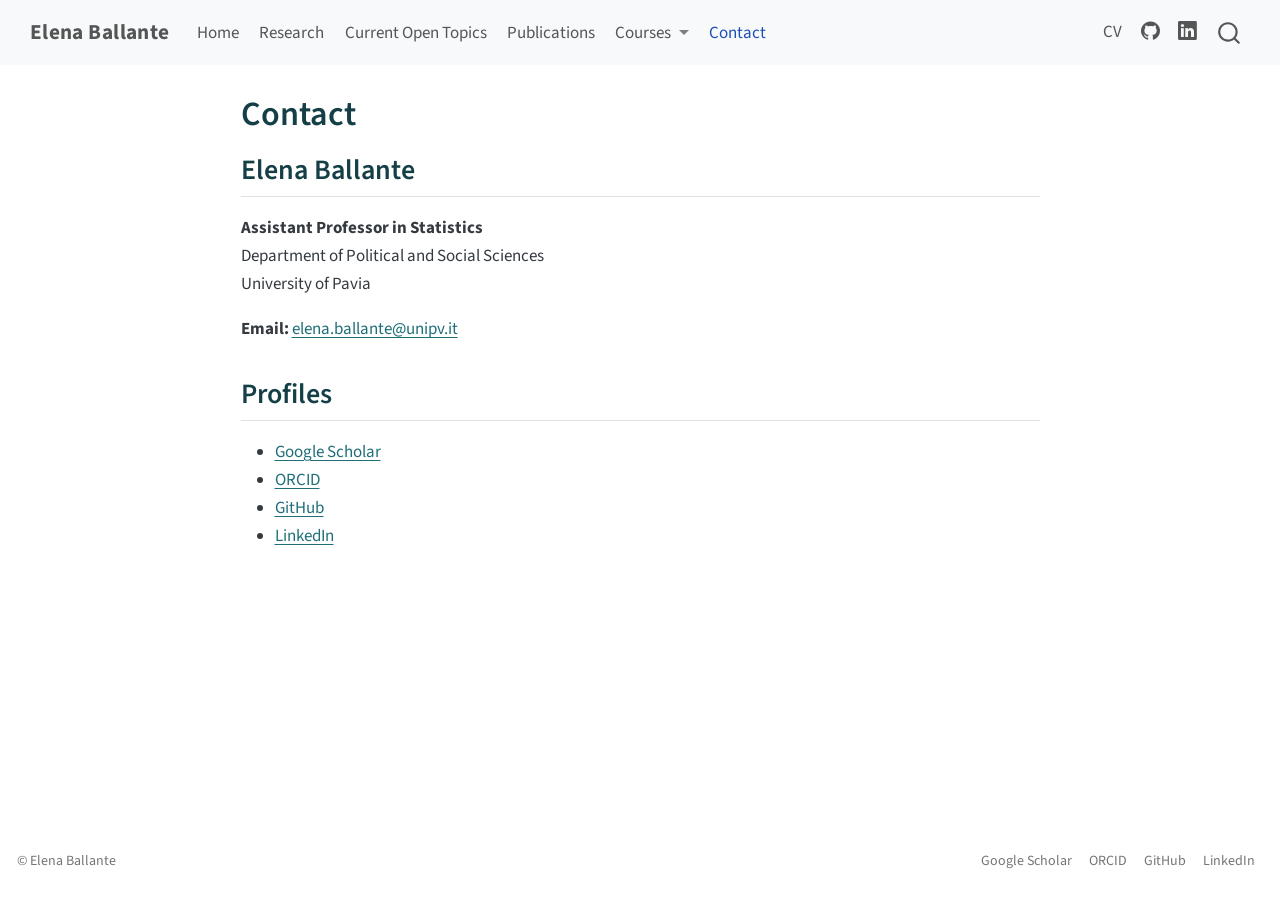
<file: docs/contact.html>
<!DOCTYPE html>
<html xmlns="http://www.w3.org/1999/xhtml" lang="en" xml:lang="en"><head>

<meta charset="utf-8">
<meta name="generator" content="quarto-1.9.38">

<meta name="viewport" content="width=device-width, initial-scale=1.0, user-scalable=yes">


<title>Contact – Elena Ballante</title>
<style>
/* Default styles provided by pandoc.
** See https://pandoc.org/MANUAL.html#variables-for-html for config info.
*/
code{white-space: pre-wrap;}
span.smallcaps{font-variant: small-caps;}
div.columns{display: flex; gap: min(4vw, 1.5em);}
div.column{flex: auto; overflow-x: auto;}
div.hanging-indent{margin-left: 1.5em; text-indent: -1.5em;}
ul.task-list{list-style: none;}
ul.task-list li input[type="checkbox"] {
  width: 0.8em;
  margin: 0 0.8em 0.2em -1em; /* quarto-specific, see https://github.com/quarto-dev/quarto-cli/issues/4556 */ 
  vertical-align: middle;
}
</style>


<script src="site_libs/quarto-nav/quarto-nav.js"></script>
<script src="site_libs/clipboard/clipboard.min.js"></script>
<script src="site_libs/quarto-search/autocomplete.umd.js"></script>
<script src="site_libs/quarto-search/fuse.min.js"></script>
<script src="site_libs/quarto-search/quarto-search.js"></script>
<meta name="quarto:offset" content="./">
<script src="site_libs/quarto-html/quarto.js" type="module"></script>
<script src="site_libs/quarto-html/tabsets/tabsets.js" type="module"></script>
<script src="site_libs/quarto-html/popper.min.js"></script>
<script src="site_libs/quarto-html/tippy.umd.min.js"></script>
<script src="site_libs/quarto-html/anchor.min.js"></script>
<link href="site_libs/quarto-html/tippy.css" rel="stylesheet">
<link href="site_libs/quarto-html/quarto-syntax-highlighting-15634bcf2e68342d4ad2dfa704d543f6.css" rel="stylesheet" id="quarto-text-highlighting-styles">
<script src="site_libs/bootstrap/bootstrap.min.js"></script>
<link href="site_libs/bootstrap/bootstrap-icons.css" rel="stylesheet">
<link href="site_libs/bootstrap/bootstrap-a0f9fd0d421825b736dc1bbcbcba2219.min.css" rel="stylesheet" append-hash="true" id="quarto-bootstrap" data-mode="light">
<script id="quarto-search-options" type="application/json">{
  "location": "navbar",
  "copy-button": false,
  "collapse-after": 3,
  "panel-placement": "end",
  "type": "overlay",
  "limit": 50,
  "keyboard-shortcut": [
    "f",
    "/",
    "s"
  ],
  "show-item-context": false,
  "language": {
    "search-no-results-text": "No results",
    "search-matching-documents-text": "matching documents",
    "search-copy-link-title": "Copy link to search",
    "search-hide-matches-text": "Hide additional matches",
    "search-more-match-text": "more match in this document",
    "search-more-matches-text": "more matches in this document",
    "search-clear-button-title": "Clear",
    "search-text-placeholder": "",
    "search-detached-cancel-button-title": "Cancel",
    "search-submit-button-title": "Submit",
    "search-label": "Search"
  }
}</script>


<link rel="stylesheet" href="styles.css">
</head>

<body class="nav-fixed fullcontent quarto-light">

<div id="quarto-search-results"></div>
  <header id="quarto-header" class="headroom fixed-top">
    <nav class="navbar navbar-expand-lg " data-bs-theme="dark">
      <div class="navbar-container container-fluid">
      <div class="navbar-brand-container mx-auto">
    <a class="navbar-brand" href="./index.html">
    <span class="navbar-title">Elena Ballante</span>
    </a>
  </div>
            <div id="quarto-search" class="" title="Search"></div>
          <button class="navbar-toggler" type="button" data-bs-toggle="collapse" data-bs-target="#navbarCollapse" aria-controls="navbarCollapse" role="menu" aria-expanded="false" aria-label="Toggle navigation" onclick="if (window.quartoToggleHeadroom) { window.quartoToggleHeadroom(); }">
  <span class="navbar-toggler-icon"></span>
</button>
          <div class="collapse navbar-collapse" id="navbarCollapse">
            <ul class="navbar-nav navbar-nav-scroll me-auto">
  <li class="nav-item">
    <a class="nav-link" href="./index.html"> 
<span class="menu-text">Home</span></a>
  </li>  
  <li class="nav-item">
    <a class="nav-link" href="./research.html"> 
<span class="menu-text">Research</span></a>
  </li>  
  <li class="nav-item">
    <a class="nav-link" href="./open-topics.html"> 
<span class="menu-text">Current Open Topics</span></a>
  </li>  
  <li class="nav-item">
    <a class="nav-link" href="./publications.html"> 
<span class="menu-text">Publications</span></a>
  </li>  
  <li class="nav-item dropdown ">
    <a class="nav-link dropdown-toggle" href="#" id="nav-menu-courses" role="link" data-bs-toggle="dropdown" aria-expanded="false">
 <span class="menu-text">Courses</span>
    </a>
    <ul class="dropdown-menu" aria-labelledby="nav-menu-courses">    
        <li>
    <a class="dropdown-item" href="./courses/data-driven-social-sciences.html">
 <span class="dropdown-text">Data Driven Approach for Social Sciences</span></a>
  </li>  
        <li>
    <a class="dropdown-item" href="./courses/methodological-computational-data-science.html">
 <span class="dropdown-text">Methodological and Computational Approaches in Data Science</span></a>
  </li>  
    </ul>
  </li>
  <li class="nav-item">
    <a class="nav-link active" href="./contact.html" aria-current="page"> 
<span class="menu-text">Contact</span></a>
  </li>  
</ul>
            <ul class="navbar-nav navbar-nav-scroll ms-auto">
  <li class="nav-item">
    <a class="nav-link" href="./cv/CV_Elena_Ballante.pdf"> 
<span class="menu-text">CV</span></a>
  </li>  
  <li class="nav-item compact">
    <a class="nav-link" href="https://github.com/eballante"> <i class="bi bi-github" role="img" aria-label="GitHub">
</i> 
<span class="menu-text"></span></a>
  </li>  
  <li class="nav-item compact">
    <a class="nav-link" href="https://www.linkedin.com/in/elena-ballante-1b3bb8102/"> <i class="bi bi-linkedin" role="img" aria-label="LinkedIn">
</i> 
<span class="menu-text"></span></a>
  </li>  
</ul>
          </div> <!-- /navcollapse -->
            <div class="quarto-navbar-tools">
</div>
      </div> <!-- /container-fluid -->
    </nav>
</header>
<!-- content -->
<div id="quarto-content" class="quarto-container page-columns page-rows-contents page-layout-article page-navbar">
<!-- sidebar -->
<!-- margin-sidebar -->
    
<!-- main -->
<main class="content" id="quarto-document-content">

<header id="title-block-header" class="quarto-title-block default">
<div class="quarto-title">
<h1 class="title">Contact</h1>
</div>



<div class="quarto-title-meta">

    
  
    
  </div>
  


</header>


<section id="elena-ballante" class="level2">
<h2 class="anchored" data-anchor-id="elena-ballante">Elena Ballante</h2>
<p><strong>Assistant Professor in Statistics</strong><br>
Department of Political and Social Sciences<br>
University of Pavia</p>
<p><strong>Email:</strong> <a href="mailto:elena.ballante@unipv.it">elena.ballante@unipv.it</a></p>
</section>
<section id="profiles" class="level2">
<h2 class="anchored" data-anchor-id="profiles">Profiles</h2>
<ul>
<li><a href="https://scholar.google.com/citations?hl=it&amp;user=ylN4I_AAAAAJ">Google Scholar</a></li>
<li><a href="https://orcid.org/0000-0003-3217-8930">ORCID</a></li>
<li><a href="https://github.com/eballante">GitHub</a></li>
<li><a href="https://www.linkedin.com/in/elena-ballante-1b3bb8102/">LinkedIn</a></li>
</ul>


</section>

</main> <!-- /main -->
<script id="quarto-html-after-body" type="application/javascript">
  window.document.addEventListener("DOMContentLoaded", function (event) {
    const icon = "";
    const anchorJS = new window.AnchorJS();
    anchorJS.options = {
      placement: 'right',
      icon: icon
    };
    anchorJS.add('.anchored');
    const isCodeAnnotation = (el) => {
      for (const clz of el.classList) {
        if (clz.startsWith('code-annotation-')) {                     
          return true;
        }
      }
      return false;
    }
    const onCopySuccess = function(e) {
      // button target
      const button = e.trigger;
      // don't keep focus
      button.blur();
      // flash "checked"
      button.classList.add('code-copy-button-checked');
      var currentTitle = button.getAttribute("title");
      button.setAttribute("title", "Copied!");
      let tooltip;
      if (window.bootstrap) {
        button.setAttribute("data-bs-toggle", "tooltip");
        button.setAttribute("data-bs-placement", "left");
        button.setAttribute("data-bs-title", "Copied!");
        tooltip = new bootstrap.Tooltip(button, 
          { trigger: "manual", 
            customClass: "code-copy-button-tooltip",
            offset: [0, -8]});
        tooltip.show();    
      }
      setTimeout(function() {
        if (tooltip) {
          tooltip.hide();
          button.removeAttribute("data-bs-title");
          button.removeAttribute("data-bs-toggle");
          button.removeAttribute("data-bs-placement");
        }
        button.setAttribute("title", currentTitle);
        button.classList.remove('code-copy-button-checked');
      }, 1000);
      // clear code selection
      e.clearSelection();
    }
    const getTextToCopy = function(trigger) {
      const outerScaffold = trigger.parentElement.cloneNode(true);
      const codeEl = outerScaffold.querySelector('code');
      for (const childEl of codeEl.children) {
        if (isCodeAnnotation(childEl)) {
          childEl.remove();
        }
      }
      return codeEl.innerText;
    }
    const clipboard = new window.ClipboardJS('.code-copy-button:not([data-in-quarto-modal])', {
      text: getTextToCopy
    });
    clipboard.on('success', onCopySuccess);
    if (window.document.getElementById('quarto-embedded-source-code-modal')) {
      const clipboardModal = new window.ClipboardJS('.code-copy-button[data-in-quarto-modal]', {
        text: getTextToCopy,
        container: window.document.getElementById('quarto-embedded-source-code-modal')
      });
      clipboardModal.on('success', onCopySuccess);
    }
      var localhostRegex = new RegExp(/^(?:http|https):\/\/localhost\:?[0-9]*\//);
      var mailtoRegex = new RegExp(/^mailto:/);
        var filterRegex = new RegExp("https:\/\/eballante\.github\.io");
      var isInternal = (href) => {
          return filterRegex.test(href) || localhostRegex.test(href) || mailtoRegex.test(href);
      }
      // Inspect non-navigation links and adorn them if external
     var links = window.document.querySelectorAll('a[href]:not(.nav-link):not(.navbar-brand):not(.toc-action):not(.sidebar-link):not(.sidebar-item-toggle):not(.pagination-link):not(.no-external):not([aria-hidden]):not(.dropdown-item):not(.quarto-navigation-tool):not(.about-link)');
      for (var i=0; i<links.length; i++) {
        const link = links[i];
        if (!isInternal(link.href)) {
          // undo the damage that might have been done by quarto-nav.js in the case of
          // links that we want to consider external
          if (link.dataset.originalHref !== undefined) {
            link.href = link.dataset.originalHref;
          }
            // target, if specified
            link.setAttribute("target", "_blank");
            if (link.getAttribute("rel") === null) {
              link.setAttribute("rel", "noopener");
            }
        }
      }
    function tippyHover(el, contentFn, onTriggerFn, onUntriggerFn) {
      const config = {
        allowHTML: true,
        maxWidth: 500,
        delay: 100,
        arrow: false,
        appendTo: function(el) {
            return el.parentElement;
        },
        interactive: true,
        interactiveBorder: 10,
        theme: 'quarto',
        placement: 'bottom-start',
      };
      if (contentFn) {
        config.content = contentFn;
      }
      if (onTriggerFn) {
        config.onTrigger = onTriggerFn;
      }
      if (onUntriggerFn) {
        config.onUntrigger = onUntriggerFn;
      }
      window.tippy(el, config); 
    }
    const noterefs = window.document.querySelectorAll('a[role="doc-noteref"]');
    for (var i=0; i<noterefs.length; i++) {
      const ref = noterefs[i];
      tippyHover(ref, function() {
        // use id or data attribute instead here
        let href = ref.getAttribute('data-footnote-href') || ref.getAttribute('href');
        try { href = new URL(href).hash; } catch {}
        const id = href.replace(/^#\/?/, "");
        const note = window.document.getElementById(id);
        if (note) {
          return note.innerHTML;
        } else {
          return "";
        }
      });
    }
    const xrefs = window.document.querySelectorAll('a.quarto-xref');
    const processXRef = (id, note) => {
      // Strip column container classes
      const stripColumnClz = (el) => {
        el.classList.remove("page-full", "page-columns");
        if (el.children) {
          for (const child of el.children) {
            stripColumnClz(child);
          }
        }
      }
      stripColumnClz(note)
      if (id === null || id.startsWith('sec-')) {
        // Special case sections, only their first couple elements
        const container = document.createElement("div");
        if (note.children && note.children.length > 2) {
          container.appendChild(note.children[0].cloneNode(true));
          for (let i = 1; i < note.children.length; i++) {
            const child = note.children[i];
            if (child.tagName === "P" && child.innerText === "") {
              continue;
            } else {
              container.appendChild(child.cloneNode(true));
              break;
            }
          }
          if (window.Quarto?.typesetMath) {
            window.Quarto.typesetMath(container);
          }
          return container.innerHTML
        } else {
          if (window.Quarto?.typesetMath) {
            window.Quarto.typesetMath(note);
          }
          return note.innerHTML;
        }
      } else {
        // Remove any anchor links if they are present
        const anchorLink = note.querySelector('a.anchorjs-link');
        if (anchorLink) {
          anchorLink.remove();
        }
        if (window.Quarto?.typesetMath) {
          window.Quarto.typesetMath(note);
        }
        if (note.classList.contains("callout")) {
          return note.outerHTML;
        } else {
          return note.innerHTML;
        }
      }
    }
    for (var i=0; i<xrefs.length; i++) {
      const xref = xrefs[i];
      tippyHover(xref, undefined, function(instance) {
        instance.disable();
        let url = xref.getAttribute('href');
        let hash = undefined; 
        if (url.startsWith('#')) {
          hash = url;
        } else {
          try { hash = new URL(url).hash; } catch {}
        }
        if (hash) {
          const id = hash.replace(/^#\/?/, "");
          const note = window.document.getElementById(id);
          if (note !== null) {
            try {
              const html = processXRef(id, note.cloneNode(true));
              instance.setContent(html);
            } finally {
              instance.enable();
              instance.show();
            }
          } else {
            // See if we can fetch this
            fetch(url.split('#')[0])
            .then(res => res.text())
            .then(html => {
              const parser = new DOMParser();
              const htmlDoc = parser.parseFromString(html, "text/html");
              const note = htmlDoc.getElementById(id);
              if (note !== null) {
                const html = processXRef(id, note);
                instance.setContent(html);
              } 
            }).finally(() => {
              instance.enable();
              instance.show();
            });
          }
        } else {
          // See if we can fetch a full url (with no hash to target)
          // This is a special case and we should probably do some content thinning / targeting
          fetch(url)
          .then(res => res.text())
          .then(html => {
            const parser = new DOMParser();
            const htmlDoc = parser.parseFromString(html, "text/html");
            const note = htmlDoc.querySelector('main.content');
            if (note !== null) {
              // This should only happen for chapter cross references
              // (since there is no id in the URL)
              // remove the first header
              if (note.children.length > 0 && note.children[0].tagName === "HEADER") {
                note.children[0].remove();
              }
              const html = processXRef(null, note);
              instance.setContent(html);
            } 
          }).finally(() => {
            instance.enable();
            instance.show();
          });
        }
      }, function(instance) {
      });
    }
        let selectedAnnoteEl;
        const selectorForAnnotation = ( cell, annotation) => {
          let cellAttr = 'data-code-cell="' + cell + '"';
          let lineAttr = 'data-code-annotation="' +  annotation + '"';
          const selector = 'span[' + cellAttr + '][' + lineAttr + ']';
          return selector;
        }
        const selectCodeLines = (annoteEl) => {
          const doc = window.document;
          const targetCell = annoteEl.getAttribute("data-target-cell");
          const targetAnnotation = annoteEl.getAttribute("data-target-annotation");
          const annoteSpan = window.document.querySelector(selectorForAnnotation(targetCell, targetAnnotation));
          const lines = annoteSpan.getAttribute("data-code-lines").split(",");
          const lineIds = lines.map((line) => {
            return targetCell + "-" + line;
          })
          let top = null;
          let height = null;
          let parent = null;
          if (lineIds.length > 0) {
              //compute the position of the single el (top and bottom and make a div)
              const el = window.document.getElementById(lineIds[0]);
              top = el.offsetTop;
              height = el.offsetHeight;
              parent = el.parentElement.parentElement;
            if (lineIds.length > 1) {
              const lastEl = window.document.getElementById(lineIds[lineIds.length - 1]);
              const bottom = lastEl.offsetTop + lastEl.offsetHeight;
              height = bottom - top;
            }
            if (top !== null && height !== null && parent !== null) {
              // cook up a div (if necessary) and position it 
              let div = window.document.getElementById("code-annotation-line-highlight");
              if (div === null) {
                div = window.document.createElement("div");
                div.setAttribute("id", "code-annotation-line-highlight");
                div.style.position = 'absolute';
                parent.appendChild(div);
              }
              div.style.top = top - 2 + "px";
              div.style.height = height + 4 + "px";
              div.style.left = 0;
              let gutterDiv = window.document.getElementById("code-annotation-line-highlight-gutter");
              if (gutterDiv === null) {
                gutterDiv = window.document.createElement("div");
                gutterDiv.setAttribute("id", "code-annotation-line-highlight-gutter");
                gutterDiv.style.position = 'absolute';
                const codeCell = window.document.getElementById(targetCell);
                const gutter = codeCell.querySelector('.code-annotation-gutter');
                gutter.appendChild(gutterDiv);
              }
              gutterDiv.style.top = top - 2 + "px";
              gutterDiv.style.height = height + 4 + "px";
            }
            selectedAnnoteEl = annoteEl;
          }
        };
        const unselectCodeLines = () => {
          const elementsIds = ["code-annotation-line-highlight", "code-annotation-line-highlight-gutter"];
          elementsIds.forEach((elId) => {
            const div = window.document.getElementById(elId);
            if (div) {
              div.remove();
            }
          });
          selectedAnnoteEl = undefined;
        };
          // Handle positioning of the toggle
      window.addEventListener(
        "resize",
        throttle(() => {
          elRect = undefined;
          if (selectedAnnoteEl) {
            selectCodeLines(selectedAnnoteEl);
          }
        }, 10)
      );
      function throttle(fn, ms) {
      let throttle = false;
      let timer;
        return (...args) => {
          if(!throttle) { // first call gets through
              fn.apply(this, args);
              throttle = true;
          } else { // all the others get throttled
              if(timer) clearTimeout(timer); // cancel #2
              timer = setTimeout(() => {
                fn.apply(this, args);
                timer = throttle = false;
              }, ms);
          }
        };
      }
        // Attach click handler to the DT
        const annoteDls = window.document.querySelectorAll('dt[data-target-cell]');
        for (const annoteDlNode of annoteDls) {
          annoteDlNode.addEventListener('click', (event) => {
            const clickedEl = event.target;
            if (clickedEl !== selectedAnnoteEl) {
              unselectCodeLines();
              const activeEl = window.document.querySelector('dt[data-target-cell].code-annotation-active');
              if (activeEl) {
                activeEl.classList.remove('code-annotation-active');
              }
              selectCodeLines(clickedEl);
              clickedEl.classList.add('code-annotation-active');
            } else {
              // Unselect the line
              unselectCodeLines();
              clickedEl.classList.remove('code-annotation-active');
            }
          });
        }
    const findCites = (el) => {
      const parentEl = el.parentElement;
      if (parentEl) {
        const cites = parentEl.dataset.cites;
        if (cites) {
          return {
            el,
            cites: cites.split(' ')
          };
        } else {
          return findCites(el.parentElement)
        }
      } else {
        return undefined;
      }
    };
    var bibliorefs = window.document.querySelectorAll('a[role="doc-biblioref"]');
    for (var i=0; i<bibliorefs.length; i++) {
      const ref = bibliorefs[i];
      const citeInfo = findCites(ref);
      if (citeInfo) {
        tippyHover(citeInfo.el, function() {
          var popup = window.document.createElement('div');
          citeInfo.cites.forEach(function(cite) {
            var citeDiv = window.document.createElement('div');
            citeDiv.classList.add('hanging-indent');
            citeDiv.classList.add('csl-entry');
            var biblioDiv = window.document.getElementById('ref-' + cite);
            if (biblioDiv) {
              citeDiv.innerHTML = biblioDiv.innerHTML;
            }
            popup.appendChild(citeDiv);
          });
          return popup.innerHTML;
        });
      }
    }
  });
  </script>
</div> <!-- /content -->
<footer class="footer">
  <div class="nav-footer">
    <div class="nav-footer-left">
<p>© Elena Ballante</p>
</div>   
    <div class="nav-footer-center">
      &nbsp;
    </div>
    <div class="nav-footer-right">
      <ul class="footer-items list-unstyled">
    <li class="nav-item">
    <a class="nav-link" href="https://scholar.google.com/citations?hl=it&amp;user=ylN4I_AAAAAJ">
<p>Google Scholar</p>
</a>
  </li>  
    <li class="nav-item">
    <a class="nav-link" href="https://orcid.org/0000-0003-3217-8930">
<p>ORCID</p>
</a>
  </li>  
    <li class="nav-item">
    <a class="nav-link" href="https://github.com/eballante">
<p>GitHub</p>
</a>
  </li>  
    <li class="nav-item">
    <a class="nav-link" href="https://www.linkedin.com/in/elena-ballante-1b3bb8102/">
<p>LinkedIn</p>
</a>
  </li>  
</ul>
    </div>
  </div>
</footer>




</body></html>
</file>
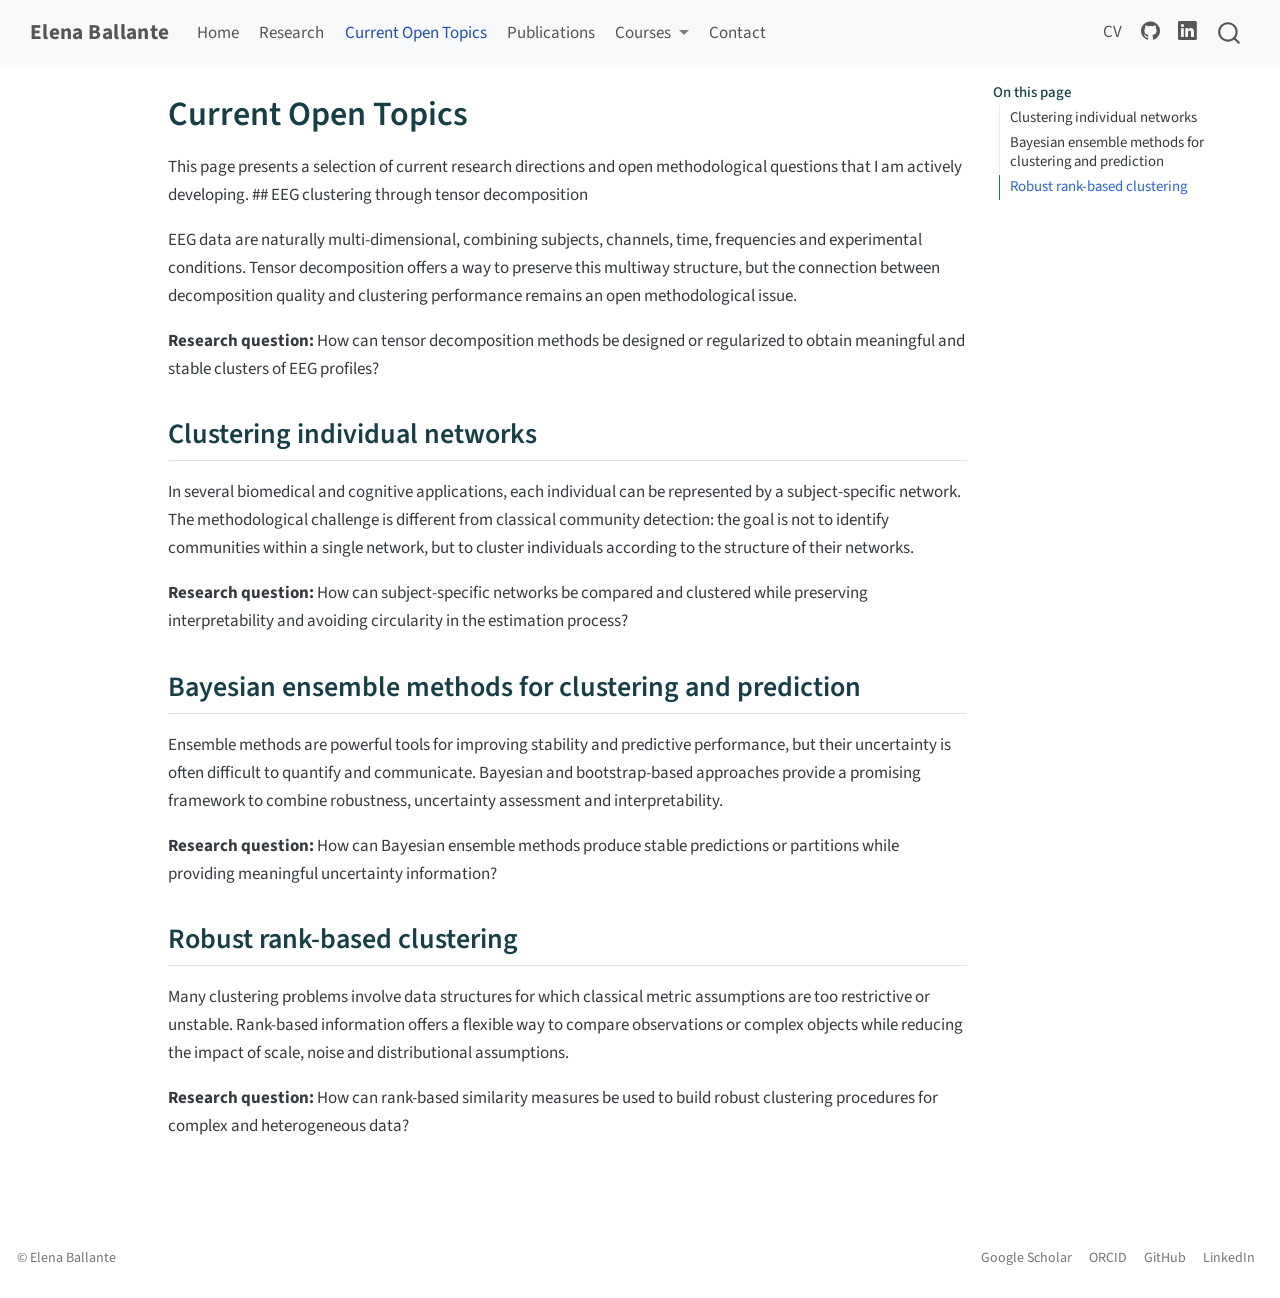
<file: docs/open-topics.html>
<!DOCTYPE html>
<html xmlns="http://www.w3.org/1999/xhtml" lang="en" xml:lang="en"><head>

<meta charset="utf-8">
<meta name="generator" content="quarto-1.9.38">

<meta name="viewport" content="width=device-width, initial-scale=1.0, user-scalable=yes">


<title>Current Open Topics – Elena Ballante</title>
<style>
/* Default styles provided by pandoc.
** See https://pandoc.org/MANUAL.html#variables-for-html for config info.
*/
code{white-space: pre-wrap;}
span.smallcaps{font-variant: small-caps;}
div.columns{display: flex; gap: min(4vw, 1.5em);}
div.column{flex: auto; overflow-x: auto;}
div.hanging-indent{margin-left: 1.5em; text-indent: -1.5em;}
ul.task-list{list-style: none;}
ul.task-list li input[type="checkbox"] {
  width: 0.8em;
  margin: 0 0.8em 0.2em -1em; /* quarto-specific, see https://github.com/quarto-dev/quarto-cli/issues/4556 */ 
  vertical-align: middle;
}
</style>


<script src="site_libs/quarto-nav/quarto-nav.js"></script>
<script src="site_libs/clipboard/clipboard.min.js"></script>
<script src="site_libs/quarto-search/autocomplete.umd.js"></script>
<script src="site_libs/quarto-search/fuse.min.js"></script>
<script src="site_libs/quarto-search/quarto-search.js"></script>
<meta name="quarto:offset" content="./">
<script src="site_libs/quarto-html/quarto.js" type="module"></script>
<script src="site_libs/quarto-html/tabsets/tabsets.js" type="module"></script>
<script src="site_libs/quarto-html/popper.min.js"></script>
<script src="site_libs/quarto-html/tippy.umd.min.js"></script>
<script src="site_libs/quarto-html/anchor.min.js"></script>
<link href="site_libs/quarto-html/tippy.css" rel="stylesheet">
<link href="site_libs/quarto-html/quarto-syntax-highlighting-15634bcf2e68342d4ad2dfa704d543f6.css" rel="stylesheet" id="quarto-text-highlighting-styles">
<script src="site_libs/bootstrap/bootstrap.min.js"></script>
<link href="site_libs/bootstrap/bootstrap-icons.css" rel="stylesheet">
<link href="site_libs/bootstrap/bootstrap-a0f9fd0d421825b736dc1bbcbcba2219.min.css" rel="stylesheet" append-hash="true" id="quarto-bootstrap" data-mode="light">
<script id="quarto-search-options" type="application/json">{
  "location": "navbar",
  "copy-button": false,
  "collapse-after": 3,
  "panel-placement": "end",
  "type": "overlay",
  "limit": 50,
  "keyboard-shortcut": [
    "f",
    "/",
    "s"
  ],
  "show-item-context": false,
  "language": {
    "search-no-results-text": "No results",
    "search-matching-documents-text": "matching documents",
    "search-copy-link-title": "Copy link to search",
    "search-hide-matches-text": "Hide additional matches",
    "search-more-match-text": "more match in this document",
    "search-more-matches-text": "more matches in this document",
    "search-clear-button-title": "Clear",
    "search-text-placeholder": "",
    "search-detached-cancel-button-title": "Cancel",
    "search-submit-button-title": "Submit",
    "search-label": "Search"
  }
}</script>


<link rel="stylesheet" href="styles.css">
</head>

<body class="nav-fixed quarto-light">

<div id="quarto-search-results"></div>
  <header id="quarto-header" class="headroom fixed-top">
    <nav class="navbar navbar-expand-lg " data-bs-theme="dark">
      <div class="navbar-container container-fluid">
      <div class="navbar-brand-container mx-auto">
    <a class="navbar-brand" href="./index.html">
    <span class="navbar-title">Elena Ballante</span>
    </a>
  </div>
            <div id="quarto-search" class="" title="Search"></div>
          <button class="navbar-toggler" type="button" data-bs-toggle="collapse" data-bs-target="#navbarCollapse" aria-controls="navbarCollapse" role="menu" aria-expanded="false" aria-label="Toggle navigation" onclick="if (window.quartoToggleHeadroom) { window.quartoToggleHeadroom(); }">
  <span class="navbar-toggler-icon"></span>
</button>
          <div class="collapse navbar-collapse" id="navbarCollapse">
            <ul class="navbar-nav navbar-nav-scroll me-auto">
  <li class="nav-item">
    <a class="nav-link" href="./index.html"> 
<span class="menu-text">Home</span></a>
  </li>  
  <li class="nav-item">
    <a class="nav-link" href="./research.html"> 
<span class="menu-text">Research</span></a>
  </li>  
  <li class="nav-item">
    <a class="nav-link active" href="./open-topics.html" aria-current="page"> 
<span class="menu-text">Current Open Topics</span></a>
  </li>  
  <li class="nav-item">
    <a class="nav-link" href="./publications.html"> 
<span class="menu-text">Publications</span></a>
  </li>  
  <li class="nav-item dropdown ">
    <a class="nav-link dropdown-toggle" href="#" id="nav-menu-courses" role="link" data-bs-toggle="dropdown" aria-expanded="false">
 <span class="menu-text">Courses</span>
    </a>
    <ul class="dropdown-menu" aria-labelledby="nav-menu-courses">    
        <li>
    <a class="dropdown-item" href="./courses/data-driven-social-sciences.html">
 <span class="dropdown-text">Data Driven Approach for Social Sciences</span></a>
  </li>  
        <li>
    <a class="dropdown-item" href="./courses/methodological-computational-data-science.html">
 <span class="dropdown-text">Methodological and Computational Approaches in Data Science</span></a>
  </li>  
    </ul>
  </li>
  <li class="nav-item">
    <a class="nav-link" href="./contact.html"> 
<span class="menu-text">Contact</span></a>
  </li>  
</ul>
            <ul class="navbar-nav navbar-nav-scroll ms-auto">
  <li class="nav-item">
    <a class="nav-link" href="./cv/CV_Elena_Ballante.pdf"> 
<span class="menu-text">CV</span></a>
  </li>  
  <li class="nav-item compact">
    <a class="nav-link" href="https://github.com/eballante"> <i class="bi bi-github" role="img" aria-label="GitHub">
</i> 
<span class="menu-text"></span></a>
  </li>  
  <li class="nav-item compact">
    <a class="nav-link" href="https://www.linkedin.com/in/elena-ballante-1b3bb8102/"> <i class="bi bi-linkedin" role="img" aria-label="LinkedIn">
</i> 
<span class="menu-text"></span></a>
  </li>  
</ul>
          </div> <!-- /navcollapse -->
            <div class="quarto-navbar-tools">
</div>
      </div> <!-- /container-fluid -->
    </nav>
</header>
<!-- content -->
<div id="quarto-content" class="quarto-container page-columns page-rows-contents page-layout-article page-navbar">
<!-- sidebar -->
<!-- margin-sidebar -->
    <div id="quarto-margin-sidebar" class="sidebar margin-sidebar">
        <nav id="TOC" role="doc-toc" class="toc-active">
    <h2 id="toc-title">On this page</h2>
   
  <ul>
  <li><a href="#clustering-individual-networks" id="toc-clustering-individual-networks" class="nav-link active" data-scroll-target="#clustering-individual-networks">Clustering individual networks</a></li>
  <li><a href="#bayesian-ensemble-methods-for-clustering-and-prediction" id="toc-bayesian-ensemble-methods-for-clustering-and-prediction" class="nav-link" data-scroll-target="#bayesian-ensemble-methods-for-clustering-and-prediction">Bayesian ensemble methods for clustering and prediction</a></li>
  <li><a href="#robust-rank-based-clustering" id="toc-robust-rank-based-clustering" class="nav-link" data-scroll-target="#robust-rank-based-clustering">Robust rank-based clustering</a></li>
  </ul>
</nav>
    </div>
<!-- main -->
<main class="content" id="quarto-document-content">

<header id="title-block-header" class="quarto-title-block default">
<div class="quarto-title">
<h1 class="title">Current Open Topics</h1>
</div>



<div class="quarto-title-meta">

    
  
    
  </div>
  


</header>


<p>This page presents a selection of current research directions and open methodological questions that I am actively developing. ## EEG clustering through tensor decomposition</p>
<p>EEG data are naturally multi-dimensional, combining subjects, channels, time, frequencies and experimental conditions. Tensor decomposition offers a way to preserve this multiway structure, but the connection between decomposition quality and clustering performance remains an open methodological issue.</p>
<p><strong>Research question:</strong> How can tensor decomposition methods be designed or regularized to obtain meaningful and stable clusters of EEG profiles?</p>
<section id="clustering-individual-networks" class="level2">
<h2 class="anchored" data-anchor-id="clustering-individual-networks">Clustering individual networks</h2>
<p>In several biomedical and cognitive applications, each individual can be represented by a subject-specific network. The methodological challenge is different from classical community detection: the goal is not to identify communities within a single network, but to cluster individuals according to the structure of their networks.</p>
<p><strong>Research question:</strong> How can subject-specific networks be compared and clustered while preserving interpretability and avoiding circularity in the estimation process?</p>
</section>
<section id="bayesian-ensemble-methods-for-clustering-and-prediction" class="level2">
<h2 class="anchored" data-anchor-id="bayesian-ensemble-methods-for-clustering-and-prediction">Bayesian ensemble methods for clustering and prediction</h2>
<p>Ensemble methods are powerful tools for improving stability and predictive performance, but their uncertainty is often difficult to quantify and communicate. Bayesian and bootstrap-based approaches provide a promising framework to combine robustness, uncertainty assessment and interpretability.</p>
<p><strong>Research question:</strong> How can Bayesian ensemble methods produce stable predictions or partitions while providing meaningful uncertainty information?</p>
</section>
<section id="robust-rank-based-clustering" class="level2">
<h2 class="anchored" data-anchor-id="robust-rank-based-clustering">Robust rank-based clustering</h2>
<p>Many clustering problems involve data structures for which classical metric assumptions are too restrictive or unstable. Rank-based information offers a flexible way to compare observations or complex objects while reducing the impact of scale, noise and distributional assumptions.</p>
<p><strong>Research question:</strong> How can rank-based similarity measures be used to build robust clustering procedures for complex and heterogeneous data?</p>


</section>

</main> <!-- /main -->
<script id="quarto-html-after-body" type="application/javascript">
  window.document.addEventListener("DOMContentLoaded", function (event) {
    const icon = "";
    const anchorJS = new window.AnchorJS();
    anchorJS.options = {
      placement: 'right',
      icon: icon
    };
    anchorJS.add('.anchored');
    const isCodeAnnotation = (el) => {
      for (const clz of el.classList) {
        if (clz.startsWith('code-annotation-')) {                     
          return true;
        }
      }
      return false;
    }
    const onCopySuccess = function(e) {
      // button target
      const button = e.trigger;
      // don't keep focus
      button.blur();
      // flash "checked"
      button.classList.add('code-copy-button-checked');
      var currentTitle = button.getAttribute("title");
      button.setAttribute("title", "Copied!");
      let tooltip;
      if (window.bootstrap) {
        button.setAttribute("data-bs-toggle", "tooltip");
        button.setAttribute("data-bs-placement", "left");
        button.setAttribute("data-bs-title", "Copied!");
        tooltip = new bootstrap.Tooltip(button, 
          { trigger: "manual", 
            customClass: "code-copy-button-tooltip",
            offset: [0, -8]});
        tooltip.show();    
      }
      setTimeout(function() {
        if (tooltip) {
          tooltip.hide();
          button.removeAttribute("data-bs-title");
          button.removeAttribute("data-bs-toggle");
          button.removeAttribute("data-bs-placement");
        }
        button.setAttribute("title", currentTitle);
        button.classList.remove('code-copy-button-checked');
      }, 1000);
      // clear code selection
      e.clearSelection();
    }
    const getTextToCopy = function(trigger) {
      const outerScaffold = trigger.parentElement.cloneNode(true);
      const codeEl = outerScaffold.querySelector('code');
      for (const childEl of codeEl.children) {
        if (isCodeAnnotation(childEl)) {
          childEl.remove();
        }
      }
      return codeEl.innerText;
    }
    const clipboard = new window.ClipboardJS('.code-copy-button:not([data-in-quarto-modal])', {
      text: getTextToCopy
    });
    clipboard.on('success', onCopySuccess);
    if (window.document.getElementById('quarto-embedded-source-code-modal')) {
      const clipboardModal = new window.ClipboardJS('.code-copy-button[data-in-quarto-modal]', {
        text: getTextToCopy,
        container: window.document.getElementById('quarto-embedded-source-code-modal')
      });
      clipboardModal.on('success', onCopySuccess);
    }
      var localhostRegex = new RegExp(/^(?:http|https):\/\/localhost\:?[0-9]*\//);
      var mailtoRegex = new RegExp(/^mailto:/);
        var filterRegex = new RegExp("https:\/\/eballante\.github\.io");
      var isInternal = (href) => {
          return filterRegex.test(href) || localhostRegex.test(href) || mailtoRegex.test(href);
      }
      // Inspect non-navigation links and adorn them if external
     var links = window.document.querySelectorAll('a[href]:not(.nav-link):not(.navbar-brand):not(.toc-action):not(.sidebar-link):not(.sidebar-item-toggle):not(.pagination-link):not(.no-external):not([aria-hidden]):not(.dropdown-item):not(.quarto-navigation-tool):not(.about-link)');
      for (var i=0; i<links.length; i++) {
        const link = links[i];
        if (!isInternal(link.href)) {
          // undo the damage that might have been done by quarto-nav.js in the case of
          // links that we want to consider external
          if (link.dataset.originalHref !== undefined) {
            link.href = link.dataset.originalHref;
          }
            // target, if specified
            link.setAttribute("target", "_blank");
            if (link.getAttribute("rel") === null) {
              link.setAttribute("rel", "noopener");
            }
        }
      }
    function tippyHover(el, contentFn, onTriggerFn, onUntriggerFn) {
      const config = {
        allowHTML: true,
        maxWidth: 500,
        delay: 100,
        arrow: false,
        appendTo: function(el) {
            return el.parentElement;
        },
        interactive: true,
        interactiveBorder: 10,
        theme: 'quarto',
        placement: 'bottom-start',
      };
      if (contentFn) {
        config.content = contentFn;
      }
      if (onTriggerFn) {
        config.onTrigger = onTriggerFn;
      }
      if (onUntriggerFn) {
        config.onUntrigger = onUntriggerFn;
      }
      window.tippy(el, config); 
    }
    const noterefs = window.document.querySelectorAll('a[role="doc-noteref"]');
    for (var i=0; i<noterefs.length; i++) {
      const ref = noterefs[i];
      tippyHover(ref, function() {
        // use id or data attribute instead here
        let href = ref.getAttribute('data-footnote-href') || ref.getAttribute('href');
        try { href = new URL(href).hash; } catch {}
        const id = href.replace(/^#\/?/, "");
        const note = window.document.getElementById(id);
        if (note) {
          return note.innerHTML;
        } else {
          return "";
        }
      });
    }
    const xrefs = window.document.querySelectorAll('a.quarto-xref');
    const processXRef = (id, note) => {
      // Strip column container classes
      const stripColumnClz = (el) => {
        el.classList.remove("page-full", "page-columns");
        if (el.children) {
          for (const child of el.children) {
            stripColumnClz(child);
          }
        }
      }
      stripColumnClz(note)
      if (id === null || id.startsWith('sec-')) {
        // Special case sections, only their first couple elements
        const container = document.createElement("div");
        if (note.children && note.children.length > 2) {
          container.appendChild(note.children[0].cloneNode(true));
          for (let i = 1; i < note.children.length; i++) {
            const child = note.children[i];
            if (child.tagName === "P" && child.innerText === "") {
              continue;
            } else {
              container.appendChild(child.cloneNode(true));
              break;
            }
          }
          if (window.Quarto?.typesetMath) {
            window.Quarto.typesetMath(container);
          }
          return container.innerHTML
        } else {
          if (window.Quarto?.typesetMath) {
            window.Quarto.typesetMath(note);
          }
          return note.innerHTML;
        }
      } else {
        // Remove any anchor links if they are present
        const anchorLink = note.querySelector('a.anchorjs-link');
        if (anchorLink) {
          anchorLink.remove();
        }
        if (window.Quarto?.typesetMath) {
          window.Quarto.typesetMath(note);
        }
        if (note.classList.contains("callout")) {
          return note.outerHTML;
        } else {
          return note.innerHTML;
        }
      }
    }
    for (var i=0; i<xrefs.length; i++) {
      const xref = xrefs[i];
      tippyHover(xref, undefined, function(instance) {
        instance.disable();
        let url = xref.getAttribute('href');
        let hash = undefined; 
        if (url.startsWith('#')) {
          hash = url;
        } else {
          try { hash = new URL(url).hash; } catch {}
        }
        if (hash) {
          const id = hash.replace(/^#\/?/, "");
          const note = window.document.getElementById(id);
          if (note !== null) {
            try {
              const html = processXRef(id, note.cloneNode(true));
              instance.setContent(html);
            } finally {
              instance.enable();
              instance.show();
            }
          } else {
            // See if we can fetch this
            fetch(url.split('#')[0])
            .then(res => res.text())
            .then(html => {
              const parser = new DOMParser();
              const htmlDoc = parser.parseFromString(html, "text/html");
              const note = htmlDoc.getElementById(id);
              if (note !== null) {
                const html = processXRef(id, note);
                instance.setContent(html);
              } 
            }).finally(() => {
              instance.enable();
              instance.show();
            });
          }
        } else {
          // See if we can fetch a full url (with no hash to target)
          // This is a special case and we should probably do some content thinning / targeting
          fetch(url)
          .then(res => res.text())
          .then(html => {
            const parser = new DOMParser();
            const htmlDoc = parser.parseFromString(html, "text/html");
            const note = htmlDoc.querySelector('main.content');
            if (note !== null) {
              // This should only happen for chapter cross references
              // (since there is no id in the URL)
              // remove the first header
              if (note.children.length > 0 && note.children[0].tagName === "HEADER") {
                note.children[0].remove();
              }
              const html = processXRef(null, note);
              instance.setContent(html);
            } 
          }).finally(() => {
            instance.enable();
            instance.show();
          });
        }
      }, function(instance) {
      });
    }
        let selectedAnnoteEl;
        const selectorForAnnotation = ( cell, annotation) => {
          let cellAttr = 'data-code-cell="' + cell + '"';
          let lineAttr = 'data-code-annotation="' +  annotation + '"';
          const selector = 'span[' + cellAttr + '][' + lineAttr + ']';
          return selector;
        }
        const selectCodeLines = (annoteEl) => {
          const doc = window.document;
          const targetCell = annoteEl.getAttribute("data-target-cell");
          const targetAnnotation = annoteEl.getAttribute("data-target-annotation");
          const annoteSpan = window.document.querySelector(selectorForAnnotation(targetCell, targetAnnotation));
          const lines = annoteSpan.getAttribute("data-code-lines").split(",");
          const lineIds = lines.map((line) => {
            return targetCell + "-" + line;
          })
          let top = null;
          let height = null;
          let parent = null;
          if (lineIds.length > 0) {
              //compute the position of the single el (top and bottom and make a div)
              const el = window.document.getElementById(lineIds[0]);
              top = el.offsetTop;
              height = el.offsetHeight;
              parent = el.parentElement.parentElement;
            if (lineIds.length > 1) {
              const lastEl = window.document.getElementById(lineIds[lineIds.length - 1]);
              const bottom = lastEl.offsetTop + lastEl.offsetHeight;
              height = bottom - top;
            }
            if (top !== null && height !== null && parent !== null) {
              // cook up a div (if necessary) and position it 
              let div = window.document.getElementById("code-annotation-line-highlight");
              if (div === null) {
                div = window.document.createElement("div");
                div.setAttribute("id", "code-annotation-line-highlight");
                div.style.position = 'absolute';
                parent.appendChild(div);
              }
              div.style.top = top - 2 + "px";
              div.style.height = height + 4 + "px";
              div.style.left = 0;
              let gutterDiv = window.document.getElementById("code-annotation-line-highlight-gutter");
              if (gutterDiv === null) {
                gutterDiv = window.document.createElement("div");
                gutterDiv.setAttribute("id", "code-annotation-line-highlight-gutter");
                gutterDiv.style.position = 'absolute';
                const codeCell = window.document.getElementById(targetCell);
                const gutter = codeCell.querySelector('.code-annotation-gutter');
                gutter.appendChild(gutterDiv);
              }
              gutterDiv.style.top = top - 2 + "px";
              gutterDiv.style.height = height + 4 + "px";
            }
            selectedAnnoteEl = annoteEl;
          }
        };
        const unselectCodeLines = () => {
          const elementsIds = ["code-annotation-line-highlight", "code-annotation-line-highlight-gutter"];
          elementsIds.forEach((elId) => {
            const div = window.document.getElementById(elId);
            if (div) {
              div.remove();
            }
          });
          selectedAnnoteEl = undefined;
        };
          // Handle positioning of the toggle
      window.addEventListener(
        "resize",
        throttle(() => {
          elRect = undefined;
          if (selectedAnnoteEl) {
            selectCodeLines(selectedAnnoteEl);
          }
        }, 10)
      );
      function throttle(fn, ms) {
      let throttle = false;
      let timer;
        return (...args) => {
          if(!throttle) { // first call gets through
              fn.apply(this, args);
              throttle = true;
          } else { // all the others get throttled
              if(timer) clearTimeout(timer); // cancel #2
              timer = setTimeout(() => {
                fn.apply(this, args);
                timer = throttle = false;
              }, ms);
          }
        };
      }
        // Attach click handler to the DT
        const annoteDls = window.document.querySelectorAll('dt[data-target-cell]');
        for (const annoteDlNode of annoteDls) {
          annoteDlNode.addEventListener('click', (event) => {
            const clickedEl = event.target;
            if (clickedEl !== selectedAnnoteEl) {
              unselectCodeLines();
              const activeEl = window.document.querySelector('dt[data-target-cell].code-annotation-active');
              if (activeEl) {
                activeEl.classList.remove('code-annotation-active');
              }
              selectCodeLines(clickedEl);
              clickedEl.classList.add('code-annotation-active');
            } else {
              // Unselect the line
              unselectCodeLines();
              clickedEl.classList.remove('code-annotation-active');
            }
          });
        }
    const findCites = (el) => {
      const parentEl = el.parentElement;
      if (parentEl) {
        const cites = parentEl.dataset.cites;
        if (cites) {
          return {
            el,
            cites: cites.split(' ')
          };
        } else {
          return findCites(el.parentElement)
        }
      } else {
        return undefined;
      }
    };
    var bibliorefs = window.document.querySelectorAll('a[role="doc-biblioref"]');
    for (var i=0; i<bibliorefs.length; i++) {
      const ref = bibliorefs[i];
      const citeInfo = findCites(ref);
      if (citeInfo) {
        tippyHover(citeInfo.el, function() {
          var popup = window.document.createElement('div');
          citeInfo.cites.forEach(function(cite) {
            var citeDiv = window.document.createElement('div');
            citeDiv.classList.add('hanging-indent');
            citeDiv.classList.add('csl-entry');
            var biblioDiv = window.document.getElementById('ref-' + cite);
            if (biblioDiv) {
              citeDiv.innerHTML = biblioDiv.innerHTML;
            }
            popup.appendChild(citeDiv);
          });
          return popup.innerHTML;
        });
      }
    }
  });
  </script>
</div> <!-- /content -->
<footer class="footer">
  <div class="nav-footer">
    <div class="nav-footer-left">
<p>© Elena Ballante</p>
</div>   
    <div class="nav-footer-center">
      &nbsp;
    </div>
    <div class="nav-footer-right">
      <ul class="footer-items list-unstyled">
    <li class="nav-item">
    <a class="nav-link" href="https://scholar.google.com/citations?hl=it&amp;user=ylN4I_AAAAAJ">
<p>Google Scholar</p>
</a>
  </li>  
    <li class="nav-item">
    <a class="nav-link" href="https://orcid.org/0000-0003-3217-8930">
<p>ORCID</p>
</a>
  </li>  
    <li class="nav-item">
    <a class="nav-link" href="https://github.com/eballante">
<p>GitHub</p>
</a>
  </li>  
    <li class="nav-item">
    <a class="nav-link" href="https://www.linkedin.com/in/elena-ballante-1b3bb8102/">
<p>LinkedIn</p>
</a>
  </li>  
</ul>
    </div>
  </div>
</footer>




</body></html>
</file>
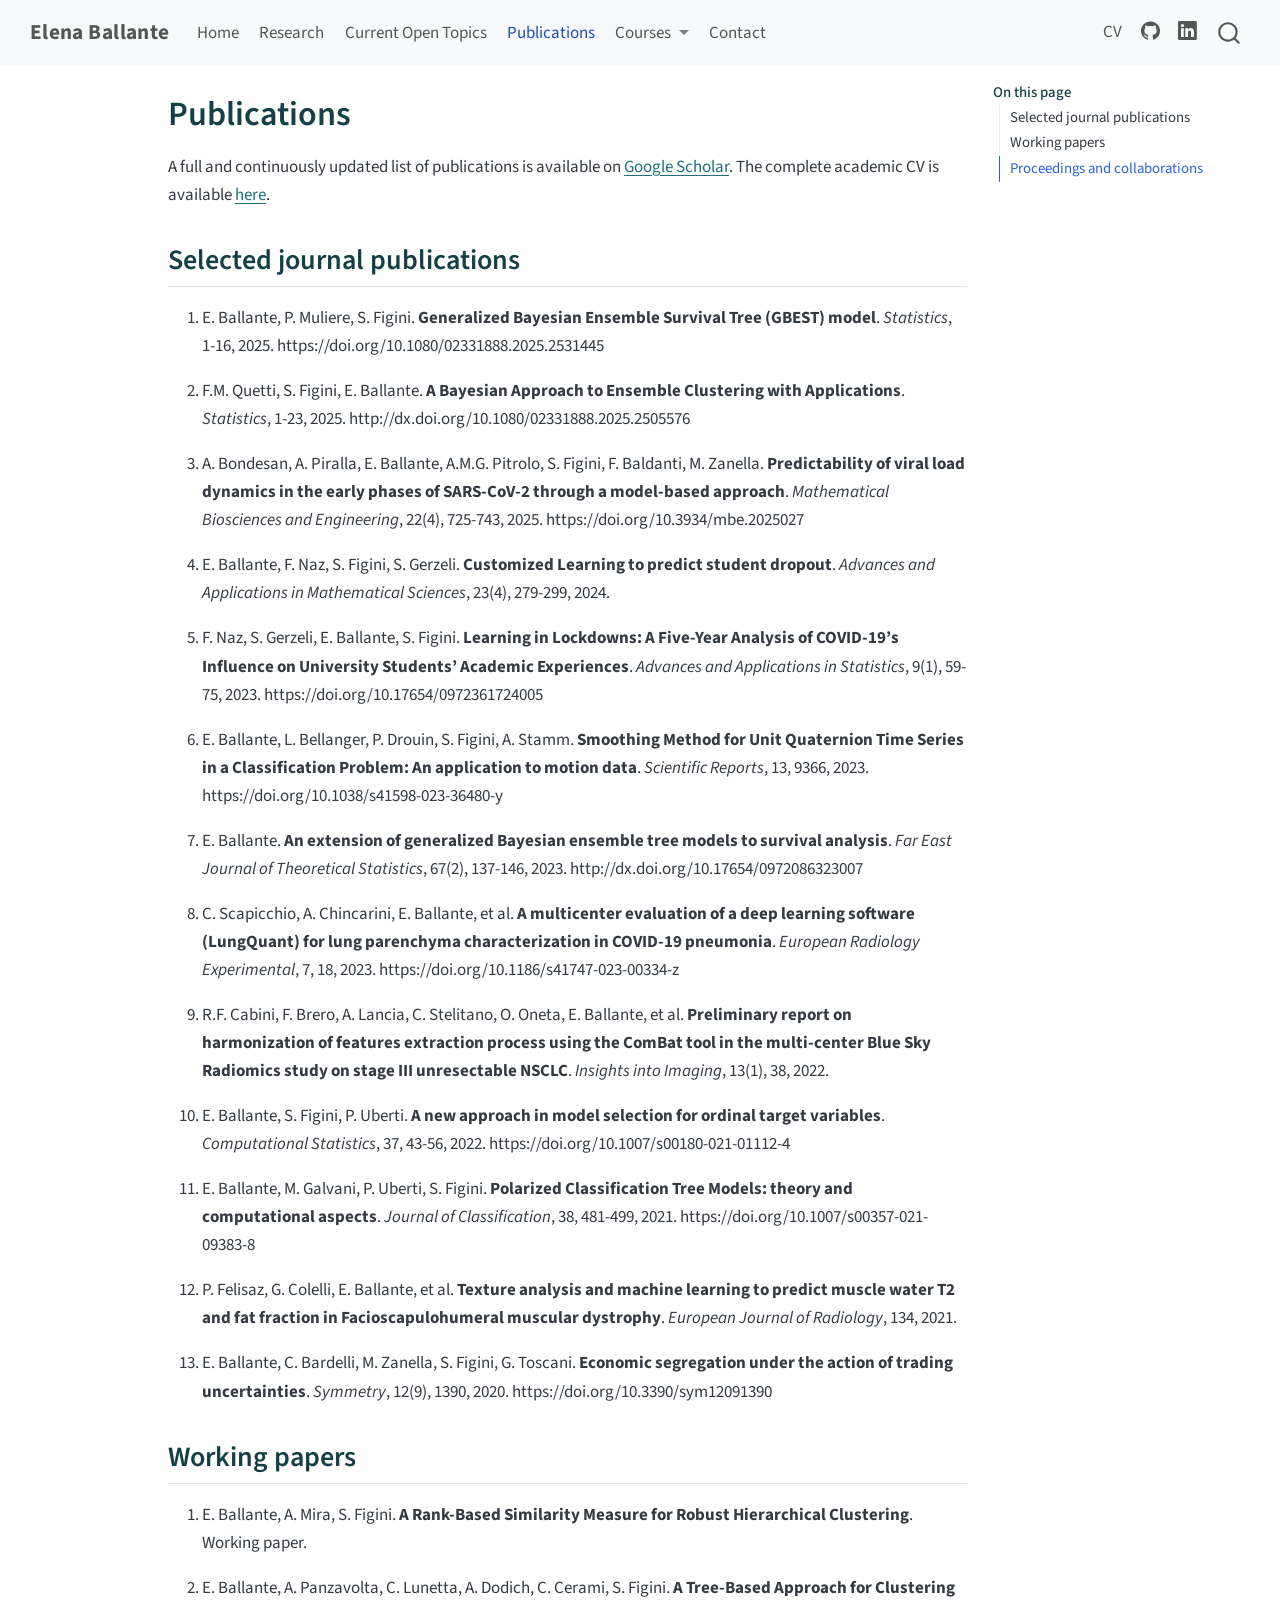
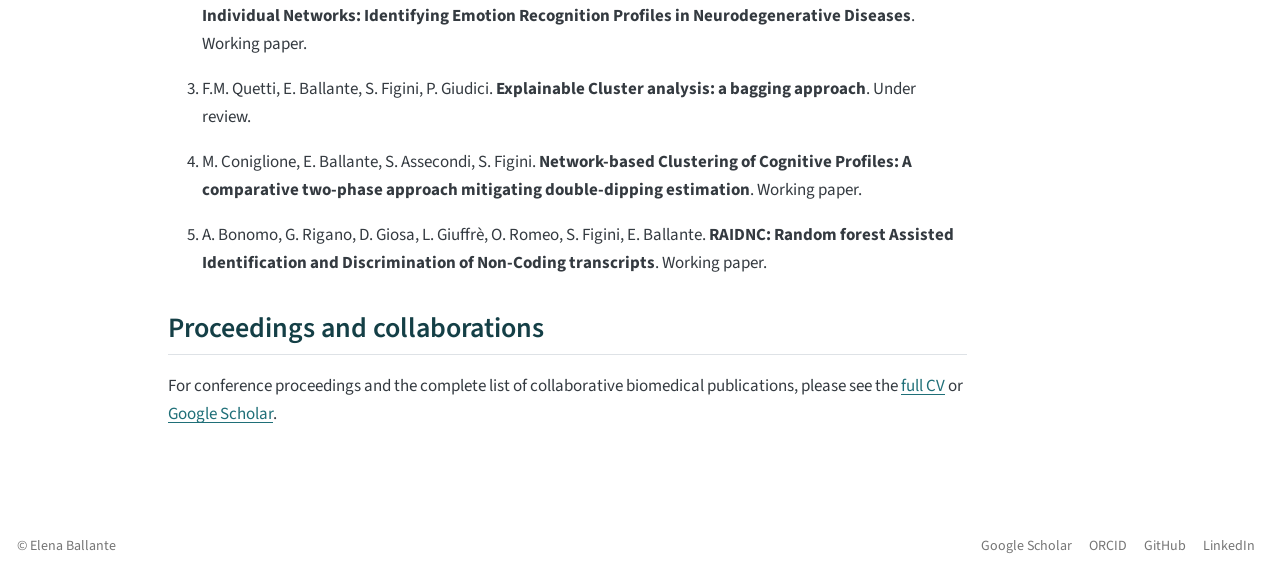
<file: docs/publications.html>
<!DOCTYPE html>
<html xmlns="http://www.w3.org/1999/xhtml" lang="en" xml:lang="en"><head>

<meta charset="utf-8">
<meta name="generator" content="quarto-1.9.38">

<meta name="viewport" content="width=device-width, initial-scale=1.0, user-scalable=yes">


<title>Publications – Elena Ballante</title>
<style>
/* Default styles provided by pandoc.
** See https://pandoc.org/MANUAL.html#variables-for-html for config info.
*/
code{white-space: pre-wrap;}
span.smallcaps{font-variant: small-caps;}
div.columns{display: flex; gap: min(4vw, 1.5em);}
div.column{flex: auto; overflow-x: auto;}
div.hanging-indent{margin-left: 1.5em; text-indent: -1.5em;}
ul.task-list{list-style: none;}
ul.task-list li input[type="checkbox"] {
  width: 0.8em;
  margin: 0 0.8em 0.2em -1em; /* quarto-specific, see https://github.com/quarto-dev/quarto-cli/issues/4556 */ 
  vertical-align: middle;
}
</style>


<script src="site_libs/quarto-nav/quarto-nav.js"></script>
<script src="site_libs/clipboard/clipboard.min.js"></script>
<script src="site_libs/quarto-search/autocomplete.umd.js"></script>
<script src="site_libs/quarto-search/fuse.min.js"></script>
<script src="site_libs/quarto-search/quarto-search.js"></script>
<meta name="quarto:offset" content="./">
<script src="site_libs/quarto-html/quarto.js" type="module"></script>
<script src="site_libs/quarto-html/tabsets/tabsets.js" type="module"></script>
<script src="site_libs/quarto-html/popper.min.js"></script>
<script src="site_libs/quarto-html/tippy.umd.min.js"></script>
<script src="site_libs/quarto-html/anchor.min.js"></script>
<link href="site_libs/quarto-html/tippy.css" rel="stylesheet">
<link href="site_libs/quarto-html/quarto-syntax-highlighting-15634bcf2e68342d4ad2dfa704d543f6.css" rel="stylesheet" id="quarto-text-highlighting-styles">
<script src="site_libs/bootstrap/bootstrap.min.js"></script>
<link href="site_libs/bootstrap/bootstrap-icons.css" rel="stylesheet">
<link href="site_libs/bootstrap/bootstrap-a0f9fd0d421825b736dc1bbcbcba2219.min.css" rel="stylesheet" append-hash="true" id="quarto-bootstrap" data-mode="light">
<script id="quarto-search-options" type="application/json">{
  "location": "navbar",
  "copy-button": false,
  "collapse-after": 3,
  "panel-placement": "end",
  "type": "overlay",
  "limit": 50,
  "keyboard-shortcut": [
    "f",
    "/",
    "s"
  ],
  "show-item-context": false,
  "language": {
    "search-no-results-text": "No results",
    "search-matching-documents-text": "matching documents",
    "search-copy-link-title": "Copy link to search",
    "search-hide-matches-text": "Hide additional matches",
    "search-more-match-text": "more match in this document",
    "search-more-matches-text": "more matches in this document",
    "search-clear-button-title": "Clear",
    "search-text-placeholder": "",
    "search-detached-cancel-button-title": "Cancel",
    "search-submit-button-title": "Submit",
    "search-label": "Search"
  }
}</script>


<link rel="stylesheet" href="styles.css">
</head>

<body class="nav-fixed quarto-light">

<div id="quarto-search-results"></div>
  <header id="quarto-header" class="headroom fixed-top">
    <nav class="navbar navbar-expand-lg " data-bs-theme="dark">
      <div class="navbar-container container-fluid">
      <div class="navbar-brand-container mx-auto">
    <a class="navbar-brand" href="./index.html">
    <span class="navbar-title">Elena Ballante</span>
    </a>
  </div>
            <div id="quarto-search" class="" title="Search"></div>
          <button class="navbar-toggler" type="button" data-bs-toggle="collapse" data-bs-target="#navbarCollapse" aria-controls="navbarCollapse" role="menu" aria-expanded="false" aria-label="Toggle navigation" onclick="if (window.quartoToggleHeadroom) { window.quartoToggleHeadroom(); }">
  <span class="navbar-toggler-icon"></span>
</button>
          <div class="collapse navbar-collapse" id="navbarCollapse">
            <ul class="navbar-nav navbar-nav-scroll me-auto">
  <li class="nav-item">
    <a class="nav-link" href="./index.html"> 
<span class="menu-text">Home</span></a>
  </li>  
  <li class="nav-item">
    <a class="nav-link" href="./research.html"> 
<span class="menu-text">Research</span></a>
  </li>  
  <li class="nav-item">
    <a class="nav-link" href="./open-topics.html"> 
<span class="menu-text">Current Open Topics</span></a>
  </li>  
  <li class="nav-item">
    <a class="nav-link active" href="./publications.html" aria-current="page"> 
<span class="menu-text">Publications</span></a>
  </li>  
  <li class="nav-item dropdown ">
    <a class="nav-link dropdown-toggle" href="#" id="nav-menu-courses" role="link" data-bs-toggle="dropdown" aria-expanded="false">
 <span class="menu-text">Courses</span>
    </a>
    <ul class="dropdown-menu" aria-labelledby="nav-menu-courses">    
        <li>
    <a class="dropdown-item" href="./courses/data-driven-social-sciences.html">
 <span class="dropdown-text">Data Driven Approach for Social Sciences</span></a>
  </li>  
        <li>
    <a class="dropdown-item" href="./courses/methodological-computational-data-science.html">
 <span class="dropdown-text">Methodological and Computational Approaches in Data Science</span></a>
  </li>  
    </ul>
  </li>
  <li class="nav-item">
    <a class="nav-link" href="./contact.html"> 
<span class="menu-text">Contact</span></a>
  </li>  
</ul>
            <ul class="navbar-nav navbar-nav-scroll ms-auto">
  <li class="nav-item">
    <a class="nav-link" href="./cv/CV_Elena_Ballante.pdf"> 
<span class="menu-text">CV</span></a>
  </li>  
  <li class="nav-item compact">
    <a class="nav-link" href="https://github.com/eballante"> <i class="bi bi-github" role="img" aria-label="GitHub">
</i> 
<span class="menu-text"></span></a>
  </li>  
  <li class="nav-item compact">
    <a class="nav-link" href="https://www.linkedin.com/in/elena-ballante-1b3bb8102/"> <i class="bi bi-linkedin" role="img" aria-label="LinkedIn">
</i> 
<span class="menu-text"></span></a>
  </li>  
</ul>
          </div> <!-- /navcollapse -->
            <div class="quarto-navbar-tools">
</div>
      </div> <!-- /container-fluid -->
    </nav>
</header>
<!-- content -->
<div id="quarto-content" class="quarto-container page-columns page-rows-contents page-layout-article page-navbar">
<!-- sidebar -->
<!-- margin-sidebar -->
    <div id="quarto-margin-sidebar" class="sidebar margin-sidebar">
        <nav id="TOC" role="doc-toc" class="toc-active">
    <h2 id="toc-title">On this page</h2>
   
  <ul>
  <li><a href="#selected-journal-publications" id="toc-selected-journal-publications" class="nav-link active" data-scroll-target="#selected-journal-publications">Selected journal publications</a></li>
  <li><a href="#working-papers" id="toc-working-papers" class="nav-link" data-scroll-target="#working-papers">Working papers</a></li>
  <li><a href="#proceedings-and-collaborations" id="toc-proceedings-and-collaborations" class="nav-link" data-scroll-target="#proceedings-and-collaborations">Proceedings and collaborations</a></li>
  </ul>
</nav>
    </div>
<!-- main -->
<main class="content" id="quarto-document-content">

<header id="title-block-header" class="quarto-title-block default">
<div class="quarto-title">
<h1 class="title">Publications</h1>
</div>



<div class="quarto-title-meta">

    
  
    
  </div>
  


</header>


<p>A full and continuously updated list of publications is available on <a href="https://scholar.google.com/citations?hl=it&amp;user=ylN4I_AAAAAJ">Google Scholar</a>. The complete academic CV is available <a href="cv/CV_Elena_Ballante.pdf">here</a>.</p>
<section id="selected-journal-publications" class="level2">
<h2 class="anchored" data-anchor-id="selected-journal-publications">Selected journal publications</h2>
<ol type="1">
<li><p>E. Ballante, P. Muliere, S. Figini. <strong>Generalized Bayesian Ensemble Survival Tree (GBEST) model</strong>. <em>Statistics</em>, 1-16, 2025. https://doi.org/10.1080/02331888.2025.2531445</p></li>
<li><p>F.M. Quetti, S. Figini, E. Ballante. <strong>A Bayesian Approach to Ensemble Clustering with Applications</strong>. <em>Statistics</em>, 1-23, 2025. http://dx.doi.org/10.1080/02331888.2025.2505576</p></li>
<li><p>A. Bondesan, A. Piralla, E. Ballante, A.M.G. Pitrolo, S. Figini, F. Baldanti, M. Zanella. <strong>Predictability of viral load dynamics in the early phases of SARS-CoV-2 through a model-based approach</strong>. <em>Mathematical Biosciences and Engineering</em>, 22(4), 725-743, 2025. https://doi.org/10.3934/mbe.2025027</p></li>
<li><p>E. Ballante, F. Naz, S. Figini, S. Gerzeli. <strong>Customized Learning to predict student dropout</strong>. <em>Advances and Applications in Mathematical Sciences</em>, 23(4), 279-299, 2024.</p></li>
<li><p>F. Naz, S. Gerzeli, E. Ballante, S. Figini. <strong>Learning in Lockdowns: A Five-Year Analysis of COVID-19’s Influence on University Students’ Academic Experiences</strong>. <em>Advances and Applications in Statistics</em>, 9(1), 59-75, 2023. https://doi.org/10.17654/0972361724005</p></li>
<li><p>E. Ballante, L. Bellanger, P. Drouin, S. Figini, A. Stamm. <strong>Smoothing Method for Unit Quaternion Time Series in a Classification Problem: An application to motion data</strong>. <em>Scientific Reports</em>, 13, 9366, 2023. https://doi.org/10.1038/s41598-023-36480-y</p></li>
<li><p>E. Ballante. <strong>An extension of generalized Bayesian ensemble tree models to survival analysis</strong>. <em>Far East Journal of Theoretical Statistics</em>, 67(2), 137-146, 2023. http://dx.doi.org/10.17654/0972086323007</p></li>
<li><p>C. Scapicchio, A. Chincarini, E. Ballante, et al.&nbsp;<strong>A multicenter evaluation of a deep learning software (LungQuant) for lung parenchyma characterization in COVID-19 pneumonia</strong>. <em>European Radiology Experimental</em>, 7, 18, 2023. https://doi.org/10.1186/s41747-023-00334-z</p></li>
<li><p>R.F. Cabini, F. Brero, A. Lancia, C. Stelitano, O. Oneta, E. Ballante, et al.&nbsp;<strong>Preliminary report on harmonization of features extraction process using the ComBat tool in the multi-center Blue Sky Radiomics study on stage III unresectable NSCLC</strong>. <em>Insights into Imaging</em>, 13(1), 38, 2022.</p></li>
<li><p>E. Ballante, S. Figini, P. Uberti. <strong>A new approach in model selection for ordinal target variables</strong>. <em>Computational Statistics</em>, 37, 43-56, 2022. https://doi.org/10.1007/s00180-021-01112-4</p></li>
<li><p>E. Ballante, M. Galvani, P. Uberti, S. Figini. <strong>Polarized Classification Tree Models: theory and computational aspects</strong>. <em>Journal of Classification</em>, 38, 481-499, 2021. https://doi.org/10.1007/s00357-021-09383-8</p></li>
<li><p>P. Felisaz, G. Colelli, E. Ballante, et al.&nbsp;<strong>Texture analysis and machine learning to predict muscle water T2 and fat fraction in Facioscapulohumeral muscular dystrophy</strong>. <em>European Journal of Radiology</em>, 134, 2021.</p></li>
<li><p>E. Ballante, C. Bardelli, M. Zanella, S. Figini, G. Toscani. <strong>Economic segregation under the action of trading uncertainties</strong>. <em>Symmetry</em>, 12(9), 1390, 2020. https://doi.org/10.3390/sym12091390</p></li>
</ol>
</section>
<section id="working-papers" class="level2">
<h2 class="anchored" data-anchor-id="working-papers">Working papers</h2>
<ol type="1">
<li><p>E. Ballante, A. Mira, S. Figini. <strong>A Rank-Based Similarity Measure for Robust Hierarchical Clustering</strong>. Working paper.</p></li>
<li><p>E. Ballante, A. Panzavolta, C. Lunetta, A. Dodich, C. Cerami, S. Figini. <strong>A Tree-Based Approach for Clustering Individual Networks: Identifying Emotion Recognition Profiles in Neurodegenerative Diseases</strong>. Working paper.</p></li>
<li><p>F.M. Quetti, E. Ballante, S. Figini, P. Giudici. <strong>Explainable Cluster analysis: a bagging approach</strong>. Under review.</p></li>
<li><p>M. Coniglione, E. Ballante, S. Assecondi, S. Figini. <strong>Network-based Clustering of Cognitive Profiles: A comparative two-phase approach mitigating double-dipping estimation</strong>. Working paper.</p></li>
<li><p>A. Bonomo, G. Rigano, D. Giosa, L. Giuffrè, O. Romeo, S. Figini, E. Ballante. <strong>RAIDNC: Random forest Assisted Identification and Discrimination of Non-Coding transcripts</strong>. Working paper.</p></li>
</ol>
</section>
<section id="proceedings-and-collaborations" class="level2">
<h2 class="anchored" data-anchor-id="proceedings-and-collaborations">Proceedings and collaborations</h2>
<p>For conference proceedings and the complete list of collaborative biomedical publications, please see the <a href="cv/CV_Elena_Ballante.pdf">full CV</a> or <a href="https://scholar.google.com/citations?hl=it&amp;user=ylN4I_AAAAAJ">Google Scholar</a>.</p>


</section>

</main> <!-- /main -->
<script id="quarto-html-after-body" type="application/javascript">
  window.document.addEventListener("DOMContentLoaded", function (event) {
    const icon = "";
    const anchorJS = new window.AnchorJS();
    anchorJS.options = {
      placement: 'right',
      icon: icon
    };
    anchorJS.add('.anchored');
    const isCodeAnnotation = (el) => {
      for (const clz of el.classList) {
        if (clz.startsWith('code-annotation-')) {                     
          return true;
        }
      }
      return false;
    }
    const onCopySuccess = function(e) {
      // button target
      const button = e.trigger;
      // don't keep focus
      button.blur();
      // flash "checked"
      button.classList.add('code-copy-button-checked');
      var currentTitle = button.getAttribute("title");
      button.setAttribute("title", "Copied!");
      let tooltip;
      if (window.bootstrap) {
        button.setAttribute("data-bs-toggle", "tooltip");
        button.setAttribute("data-bs-placement", "left");
        button.setAttribute("data-bs-title", "Copied!");
        tooltip = new bootstrap.Tooltip(button, 
          { trigger: "manual", 
            customClass: "code-copy-button-tooltip",
            offset: [0, -8]});
        tooltip.show();    
      }
      setTimeout(function() {
        if (tooltip) {
          tooltip.hide();
          button.removeAttribute("data-bs-title");
          button.removeAttribute("data-bs-toggle");
          button.removeAttribute("data-bs-placement");
        }
        button.setAttribute("title", currentTitle);
        button.classList.remove('code-copy-button-checked');
      }, 1000);
      // clear code selection
      e.clearSelection();
    }
    const getTextToCopy = function(trigger) {
      const outerScaffold = trigger.parentElement.cloneNode(true);
      const codeEl = outerScaffold.querySelector('code');
      for (const childEl of codeEl.children) {
        if (isCodeAnnotation(childEl)) {
          childEl.remove();
        }
      }
      return codeEl.innerText;
    }
    const clipboard = new window.ClipboardJS('.code-copy-button:not([data-in-quarto-modal])', {
      text: getTextToCopy
    });
    clipboard.on('success', onCopySuccess);
    if (window.document.getElementById('quarto-embedded-source-code-modal')) {
      const clipboardModal = new window.ClipboardJS('.code-copy-button[data-in-quarto-modal]', {
        text: getTextToCopy,
        container: window.document.getElementById('quarto-embedded-source-code-modal')
      });
      clipboardModal.on('success', onCopySuccess);
    }
      var localhostRegex = new RegExp(/^(?:http|https):\/\/localhost\:?[0-9]*\//);
      var mailtoRegex = new RegExp(/^mailto:/);
        var filterRegex = new RegExp("https:\/\/eballante\.github\.io");
      var isInternal = (href) => {
          return filterRegex.test(href) || localhostRegex.test(href) || mailtoRegex.test(href);
      }
      // Inspect non-navigation links and adorn them if external
     var links = window.document.querySelectorAll('a[href]:not(.nav-link):not(.navbar-brand):not(.toc-action):not(.sidebar-link):not(.sidebar-item-toggle):not(.pagination-link):not(.no-external):not([aria-hidden]):not(.dropdown-item):not(.quarto-navigation-tool):not(.about-link)');
      for (var i=0; i<links.length; i++) {
        const link = links[i];
        if (!isInternal(link.href)) {
          // undo the damage that might have been done by quarto-nav.js in the case of
          // links that we want to consider external
          if (link.dataset.originalHref !== undefined) {
            link.href = link.dataset.originalHref;
          }
            // target, if specified
            link.setAttribute("target", "_blank");
            if (link.getAttribute("rel") === null) {
              link.setAttribute("rel", "noopener");
            }
        }
      }
    function tippyHover(el, contentFn, onTriggerFn, onUntriggerFn) {
      const config = {
        allowHTML: true,
        maxWidth: 500,
        delay: 100,
        arrow: false,
        appendTo: function(el) {
            return el.parentElement;
        },
        interactive: true,
        interactiveBorder: 10,
        theme: 'quarto',
        placement: 'bottom-start',
      };
      if (contentFn) {
        config.content = contentFn;
      }
      if (onTriggerFn) {
        config.onTrigger = onTriggerFn;
      }
      if (onUntriggerFn) {
        config.onUntrigger = onUntriggerFn;
      }
      window.tippy(el, config); 
    }
    const noterefs = window.document.querySelectorAll('a[role="doc-noteref"]');
    for (var i=0; i<noterefs.length; i++) {
      const ref = noterefs[i];
      tippyHover(ref, function() {
        // use id or data attribute instead here
        let href = ref.getAttribute('data-footnote-href') || ref.getAttribute('href');
        try { href = new URL(href).hash; } catch {}
        const id = href.replace(/^#\/?/, "");
        const note = window.document.getElementById(id);
        if (note) {
          return note.innerHTML;
        } else {
          return "";
        }
      });
    }
    const xrefs = window.document.querySelectorAll('a.quarto-xref');
    const processXRef = (id, note) => {
      // Strip column container classes
      const stripColumnClz = (el) => {
        el.classList.remove("page-full", "page-columns");
        if (el.children) {
          for (const child of el.children) {
            stripColumnClz(child);
          }
        }
      }
      stripColumnClz(note)
      if (id === null || id.startsWith('sec-')) {
        // Special case sections, only their first couple elements
        const container = document.createElement("div");
        if (note.children && note.children.length > 2) {
          container.appendChild(note.children[0].cloneNode(true));
          for (let i = 1; i < note.children.length; i++) {
            const child = note.children[i];
            if (child.tagName === "P" && child.innerText === "") {
              continue;
            } else {
              container.appendChild(child.cloneNode(true));
              break;
            }
          }
          if (window.Quarto?.typesetMath) {
            window.Quarto.typesetMath(container);
          }
          return container.innerHTML
        } else {
          if (window.Quarto?.typesetMath) {
            window.Quarto.typesetMath(note);
          }
          return note.innerHTML;
        }
      } else {
        // Remove any anchor links if they are present
        const anchorLink = note.querySelector('a.anchorjs-link');
        if (anchorLink) {
          anchorLink.remove();
        }
        if (window.Quarto?.typesetMath) {
          window.Quarto.typesetMath(note);
        }
        if (note.classList.contains("callout")) {
          return note.outerHTML;
        } else {
          return note.innerHTML;
        }
      }
    }
    for (var i=0; i<xrefs.length; i++) {
      const xref = xrefs[i];
      tippyHover(xref, undefined, function(instance) {
        instance.disable();
        let url = xref.getAttribute('href');
        let hash = undefined; 
        if (url.startsWith('#')) {
          hash = url;
        } else {
          try { hash = new URL(url).hash; } catch {}
        }
        if (hash) {
          const id = hash.replace(/^#\/?/, "");
          const note = window.document.getElementById(id);
          if (note !== null) {
            try {
              const html = processXRef(id, note.cloneNode(true));
              instance.setContent(html);
            } finally {
              instance.enable();
              instance.show();
            }
          } else {
            // See if we can fetch this
            fetch(url.split('#')[0])
            .then(res => res.text())
            .then(html => {
              const parser = new DOMParser();
              const htmlDoc = parser.parseFromString(html, "text/html");
              const note = htmlDoc.getElementById(id);
              if (note !== null) {
                const html = processXRef(id, note);
                instance.setContent(html);
              } 
            }).finally(() => {
              instance.enable();
              instance.show();
            });
          }
        } else {
          // See if we can fetch a full url (with no hash to target)
          // This is a special case and we should probably do some content thinning / targeting
          fetch(url)
          .then(res => res.text())
          .then(html => {
            const parser = new DOMParser();
            const htmlDoc = parser.parseFromString(html, "text/html");
            const note = htmlDoc.querySelector('main.content');
            if (note !== null) {
              // This should only happen for chapter cross references
              // (since there is no id in the URL)
              // remove the first header
              if (note.children.length > 0 && note.children[0].tagName === "HEADER") {
                note.children[0].remove();
              }
              const html = processXRef(null, note);
              instance.setContent(html);
            } 
          }).finally(() => {
            instance.enable();
            instance.show();
          });
        }
      }, function(instance) {
      });
    }
        let selectedAnnoteEl;
        const selectorForAnnotation = ( cell, annotation) => {
          let cellAttr = 'data-code-cell="' + cell + '"';
          let lineAttr = 'data-code-annotation="' +  annotation + '"';
          const selector = 'span[' + cellAttr + '][' + lineAttr + ']';
          return selector;
        }
        const selectCodeLines = (annoteEl) => {
          const doc = window.document;
          const targetCell = annoteEl.getAttribute("data-target-cell");
          const targetAnnotation = annoteEl.getAttribute("data-target-annotation");
          const annoteSpan = window.document.querySelector(selectorForAnnotation(targetCell, targetAnnotation));
          const lines = annoteSpan.getAttribute("data-code-lines").split(",");
          const lineIds = lines.map((line) => {
            return targetCell + "-" + line;
          })
          let top = null;
          let height = null;
          let parent = null;
          if (lineIds.length > 0) {
              //compute the position of the single el (top and bottom and make a div)
              const el = window.document.getElementById(lineIds[0]);
              top = el.offsetTop;
              height = el.offsetHeight;
              parent = el.parentElement.parentElement;
            if (lineIds.length > 1) {
              const lastEl = window.document.getElementById(lineIds[lineIds.length - 1]);
              const bottom = lastEl.offsetTop + lastEl.offsetHeight;
              height = bottom - top;
            }
            if (top !== null && height !== null && parent !== null) {
              // cook up a div (if necessary) and position it 
              let div = window.document.getElementById("code-annotation-line-highlight");
              if (div === null) {
                div = window.document.createElement("div");
                div.setAttribute("id", "code-annotation-line-highlight");
                div.style.position = 'absolute';
                parent.appendChild(div);
              }
              div.style.top = top - 2 + "px";
              div.style.height = height + 4 + "px";
              div.style.left = 0;
              let gutterDiv = window.document.getElementById("code-annotation-line-highlight-gutter");
              if (gutterDiv === null) {
                gutterDiv = window.document.createElement("div");
                gutterDiv.setAttribute("id", "code-annotation-line-highlight-gutter");
                gutterDiv.style.position = 'absolute';
                const codeCell = window.document.getElementById(targetCell);
                const gutter = codeCell.querySelector('.code-annotation-gutter');
                gutter.appendChild(gutterDiv);
              }
              gutterDiv.style.top = top - 2 + "px";
              gutterDiv.style.height = height + 4 + "px";
            }
            selectedAnnoteEl = annoteEl;
          }
        };
        const unselectCodeLines = () => {
          const elementsIds = ["code-annotation-line-highlight", "code-annotation-line-highlight-gutter"];
          elementsIds.forEach((elId) => {
            const div = window.document.getElementById(elId);
            if (div) {
              div.remove();
            }
          });
          selectedAnnoteEl = undefined;
        };
          // Handle positioning of the toggle
      window.addEventListener(
        "resize",
        throttle(() => {
          elRect = undefined;
          if (selectedAnnoteEl) {
            selectCodeLines(selectedAnnoteEl);
          }
        }, 10)
      );
      function throttle(fn, ms) {
      let throttle = false;
      let timer;
        return (...args) => {
          if(!throttle) { // first call gets through
              fn.apply(this, args);
              throttle = true;
          } else { // all the others get throttled
              if(timer) clearTimeout(timer); // cancel #2
              timer = setTimeout(() => {
                fn.apply(this, args);
                timer = throttle = false;
              }, ms);
          }
        };
      }
        // Attach click handler to the DT
        const annoteDls = window.document.querySelectorAll('dt[data-target-cell]');
        for (const annoteDlNode of annoteDls) {
          annoteDlNode.addEventListener('click', (event) => {
            const clickedEl = event.target;
            if (clickedEl !== selectedAnnoteEl) {
              unselectCodeLines();
              const activeEl = window.document.querySelector('dt[data-target-cell].code-annotation-active');
              if (activeEl) {
                activeEl.classList.remove('code-annotation-active');
              }
              selectCodeLines(clickedEl);
              clickedEl.classList.add('code-annotation-active');
            } else {
              // Unselect the line
              unselectCodeLines();
              clickedEl.classList.remove('code-annotation-active');
            }
          });
        }
    const findCites = (el) => {
      const parentEl = el.parentElement;
      if (parentEl) {
        const cites = parentEl.dataset.cites;
        if (cites) {
          return {
            el,
            cites: cites.split(' ')
          };
        } else {
          return findCites(el.parentElement)
        }
      } else {
        return undefined;
      }
    };
    var bibliorefs = window.document.querySelectorAll('a[role="doc-biblioref"]');
    for (var i=0; i<bibliorefs.length; i++) {
      const ref = bibliorefs[i];
      const citeInfo = findCites(ref);
      if (citeInfo) {
        tippyHover(citeInfo.el, function() {
          var popup = window.document.createElement('div');
          citeInfo.cites.forEach(function(cite) {
            var citeDiv = window.document.createElement('div');
            citeDiv.classList.add('hanging-indent');
            citeDiv.classList.add('csl-entry');
            var biblioDiv = window.document.getElementById('ref-' + cite);
            if (biblioDiv) {
              citeDiv.innerHTML = biblioDiv.innerHTML;
            }
            popup.appendChild(citeDiv);
          });
          return popup.innerHTML;
        });
      }
    }
  });
  </script>
</div> <!-- /content -->
<footer class="footer">
  <div class="nav-footer">
    <div class="nav-footer-left">
<p>© Elena Ballante</p>
</div>   
    <div class="nav-footer-center">
      &nbsp;
    </div>
    <div class="nav-footer-right">
      <ul class="footer-items list-unstyled">
    <li class="nav-item">
    <a class="nav-link" href="https://scholar.google.com/citations?hl=it&amp;user=ylN4I_AAAAAJ">
<p>Google Scholar</p>
</a>
  </li>  
    <li class="nav-item">
    <a class="nav-link" href="https://orcid.org/0000-0003-3217-8930">
<p>ORCID</p>
</a>
  </li>  
    <li class="nav-item">
    <a class="nav-link" href="https://github.com/eballante">
<p>GitHub</p>
</a>
  </li>  
    <li class="nav-item">
    <a class="nav-link" href="https://www.linkedin.com/in/elena-ballante-1b3bb8102/">
<p>LinkedIn</p>
</a>
  </li>  
</ul>
    </div>
  </div>
</footer>




</body></html>
</file>
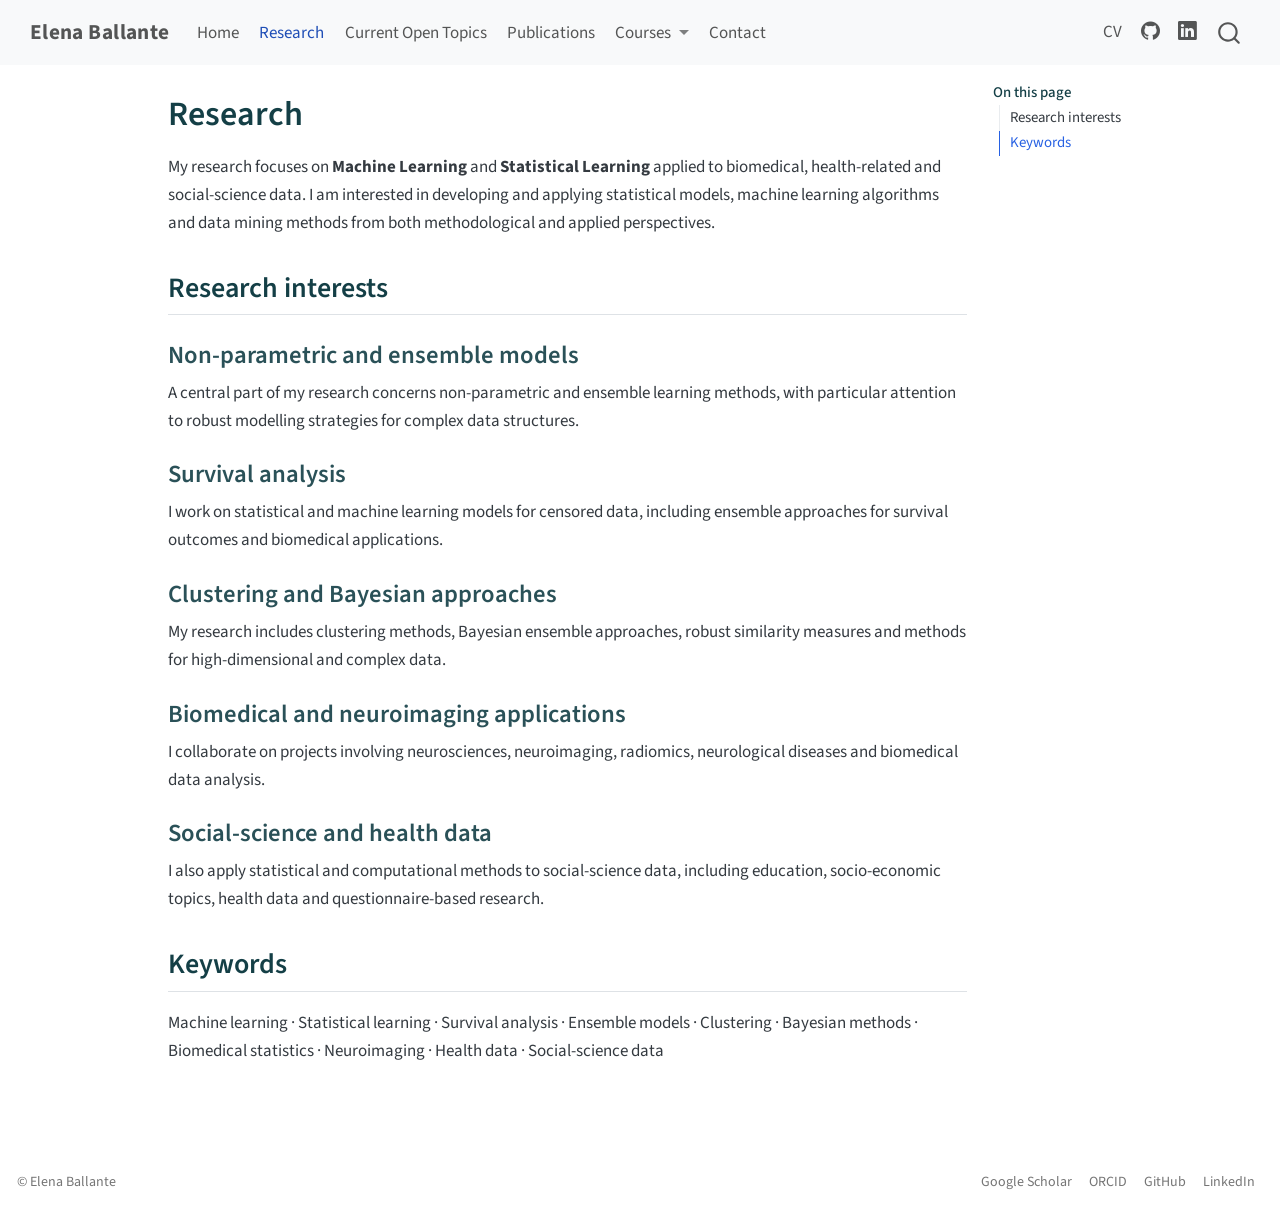
<file: docs/research.html>
<!DOCTYPE html>
<html xmlns="http://www.w3.org/1999/xhtml" lang="en" xml:lang="en"><head>

<meta charset="utf-8">
<meta name="generator" content="quarto-1.9.38">

<meta name="viewport" content="width=device-width, initial-scale=1.0, user-scalable=yes">


<title>Research – Elena Ballante</title>
<style>
/* Default styles provided by pandoc.
** See https://pandoc.org/MANUAL.html#variables-for-html for config info.
*/
code{white-space: pre-wrap;}
span.smallcaps{font-variant: small-caps;}
div.columns{display: flex; gap: min(4vw, 1.5em);}
div.column{flex: auto; overflow-x: auto;}
div.hanging-indent{margin-left: 1.5em; text-indent: -1.5em;}
ul.task-list{list-style: none;}
ul.task-list li input[type="checkbox"] {
  width: 0.8em;
  margin: 0 0.8em 0.2em -1em; /* quarto-specific, see https://github.com/quarto-dev/quarto-cli/issues/4556 */ 
  vertical-align: middle;
}
</style>


<script src="site_libs/quarto-nav/quarto-nav.js"></script>
<script src="site_libs/clipboard/clipboard.min.js"></script>
<script src="site_libs/quarto-search/autocomplete.umd.js"></script>
<script src="site_libs/quarto-search/fuse.min.js"></script>
<script src="site_libs/quarto-search/quarto-search.js"></script>
<meta name="quarto:offset" content="./">
<script src="site_libs/quarto-html/quarto.js" type="module"></script>
<script src="site_libs/quarto-html/tabsets/tabsets.js" type="module"></script>
<script src="site_libs/quarto-html/popper.min.js"></script>
<script src="site_libs/quarto-html/tippy.umd.min.js"></script>
<script src="site_libs/quarto-html/anchor.min.js"></script>
<link href="site_libs/quarto-html/tippy.css" rel="stylesheet">
<link href="site_libs/quarto-html/quarto-syntax-highlighting-15634bcf2e68342d4ad2dfa704d543f6.css" rel="stylesheet" id="quarto-text-highlighting-styles">
<script src="site_libs/bootstrap/bootstrap.min.js"></script>
<link href="site_libs/bootstrap/bootstrap-icons.css" rel="stylesheet">
<link href="site_libs/bootstrap/bootstrap-a0f9fd0d421825b736dc1bbcbcba2219.min.css" rel="stylesheet" append-hash="true" id="quarto-bootstrap" data-mode="light">
<script id="quarto-search-options" type="application/json">{
  "location": "navbar",
  "copy-button": false,
  "collapse-after": 3,
  "panel-placement": "end",
  "type": "overlay",
  "limit": 50,
  "keyboard-shortcut": [
    "f",
    "/",
    "s"
  ],
  "show-item-context": false,
  "language": {
    "search-no-results-text": "No results",
    "search-matching-documents-text": "matching documents",
    "search-copy-link-title": "Copy link to search",
    "search-hide-matches-text": "Hide additional matches",
    "search-more-match-text": "more match in this document",
    "search-more-matches-text": "more matches in this document",
    "search-clear-button-title": "Clear",
    "search-text-placeholder": "",
    "search-detached-cancel-button-title": "Cancel",
    "search-submit-button-title": "Submit",
    "search-label": "Search"
  }
}</script>


<link rel="stylesheet" href="styles.css">
</head>

<body class="nav-fixed quarto-light">

<div id="quarto-search-results"></div>
  <header id="quarto-header" class="headroom fixed-top">
    <nav class="navbar navbar-expand-lg " data-bs-theme="dark">
      <div class="navbar-container container-fluid">
      <div class="navbar-brand-container mx-auto">
    <a class="navbar-brand" href="./index.html">
    <span class="navbar-title">Elena Ballante</span>
    </a>
  </div>
            <div id="quarto-search" class="" title="Search"></div>
          <button class="navbar-toggler" type="button" data-bs-toggle="collapse" data-bs-target="#navbarCollapse" aria-controls="navbarCollapse" role="menu" aria-expanded="false" aria-label="Toggle navigation" onclick="if (window.quartoToggleHeadroom) { window.quartoToggleHeadroom(); }">
  <span class="navbar-toggler-icon"></span>
</button>
          <div class="collapse navbar-collapse" id="navbarCollapse">
            <ul class="navbar-nav navbar-nav-scroll me-auto">
  <li class="nav-item">
    <a class="nav-link" href="./index.html"> 
<span class="menu-text">Home</span></a>
  </li>  
  <li class="nav-item">
    <a class="nav-link active" href="./research.html" aria-current="page"> 
<span class="menu-text">Research</span></a>
  </li>  
  <li class="nav-item">
    <a class="nav-link" href="./open-topics.html"> 
<span class="menu-text">Current Open Topics</span></a>
  </li>  
  <li class="nav-item">
    <a class="nav-link" href="./publications.html"> 
<span class="menu-text">Publications</span></a>
  </li>  
  <li class="nav-item dropdown ">
    <a class="nav-link dropdown-toggle" href="#" id="nav-menu-courses" role="link" data-bs-toggle="dropdown" aria-expanded="false">
 <span class="menu-text">Courses</span>
    </a>
    <ul class="dropdown-menu" aria-labelledby="nav-menu-courses">    
        <li>
    <a class="dropdown-item" href="./courses/data-driven-social-sciences.html">
 <span class="dropdown-text">Data Driven Approach for Social Sciences</span></a>
  </li>  
        <li>
    <a class="dropdown-item" href="./courses/methodological-computational-data-science.html">
 <span class="dropdown-text">Methodological and Computational Approaches in Data Science</span></a>
  </li>  
    </ul>
  </li>
  <li class="nav-item">
    <a class="nav-link" href="./contact.html"> 
<span class="menu-text">Contact</span></a>
  </li>  
</ul>
            <ul class="navbar-nav navbar-nav-scroll ms-auto">
  <li class="nav-item">
    <a class="nav-link" href="./cv/CV_Elena_Ballante.pdf"> 
<span class="menu-text">CV</span></a>
  </li>  
  <li class="nav-item compact">
    <a class="nav-link" href="https://github.com/eballante"> <i class="bi bi-github" role="img" aria-label="GitHub">
</i> 
<span class="menu-text"></span></a>
  </li>  
  <li class="nav-item compact">
    <a class="nav-link" href="https://www.linkedin.com/in/elena-ballante-1b3bb8102/"> <i class="bi bi-linkedin" role="img" aria-label="LinkedIn">
</i> 
<span class="menu-text"></span></a>
  </li>  
</ul>
          </div> <!-- /navcollapse -->
            <div class="quarto-navbar-tools">
</div>
      </div> <!-- /container-fluid -->
    </nav>
</header>
<!-- content -->
<div id="quarto-content" class="quarto-container page-columns page-rows-contents page-layout-article page-navbar">
<!-- sidebar -->
<!-- margin-sidebar -->
    <div id="quarto-margin-sidebar" class="sidebar margin-sidebar">
        <nav id="TOC" role="doc-toc" class="toc-active">
    <h2 id="toc-title">On this page</h2>
   
  <ul>
  <li><a href="#research-interests" id="toc-research-interests" class="nav-link active" data-scroll-target="#research-interests">Research interests</a>
  <ul class="collapse">
  <li><a href="#non-parametric-and-ensemble-models" id="toc-non-parametric-and-ensemble-models" class="nav-link" data-scroll-target="#non-parametric-and-ensemble-models">Non-parametric and ensemble models</a></li>
  <li><a href="#survival-analysis" id="toc-survival-analysis" class="nav-link" data-scroll-target="#survival-analysis">Survival analysis</a></li>
  <li><a href="#clustering-and-bayesian-approaches" id="toc-clustering-and-bayesian-approaches" class="nav-link" data-scroll-target="#clustering-and-bayesian-approaches">Clustering and Bayesian approaches</a></li>
  <li><a href="#biomedical-and-neuroimaging-applications" id="toc-biomedical-and-neuroimaging-applications" class="nav-link" data-scroll-target="#biomedical-and-neuroimaging-applications">Biomedical and neuroimaging applications</a></li>
  <li><a href="#social-science-and-health-data" id="toc-social-science-and-health-data" class="nav-link" data-scroll-target="#social-science-and-health-data">Social-science and health data</a></li>
  </ul></li>
  <li><a href="#keywords" id="toc-keywords" class="nav-link" data-scroll-target="#keywords">Keywords</a></li>
  </ul>
</nav>
    </div>
<!-- main -->
<main class="content" id="quarto-document-content">

<header id="title-block-header" class="quarto-title-block default">
<div class="quarto-title">
<h1 class="title">Research</h1>
</div>



<div class="quarto-title-meta">

    
  
    
  </div>
  


</header>


<p>My research focuses on <strong>Machine Learning</strong> and <strong>Statistical Learning</strong> applied to biomedical, health-related and social-science data. I am interested in developing and applying statistical models, machine learning algorithms and data mining methods from both methodological and applied perspectives.</p>
<section id="research-interests" class="level2">
<h2 class="anchored" data-anchor-id="research-interests">Research interests</h2>
<section id="non-parametric-and-ensemble-models" class="level3">
<h3 class="anchored" data-anchor-id="non-parametric-and-ensemble-models">Non-parametric and ensemble models</h3>
<p>A central part of my research concerns non-parametric and ensemble learning methods, with particular attention to robust modelling strategies for complex data structures.</p>
</section>
<section id="survival-analysis" class="level3">
<h3 class="anchored" data-anchor-id="survival-analysis">Survival analysis</h3>
<p>I work on statistical and machine learning models for censored data, including ensemble approaches for survival outcomes and biomedical applications.</p>
</section>
<section id="clustering-and-bayesian-approaches" class="level3">
<h3 class="anchored" data-anchor-id="clustering-and-bayesian-approaches">Clustering and Bayesian approaches</h3>
<p>My research includes clustering methods, Bayesian ensemble approaches, robust similarity measures and methods for high-dimensional and complex data.</p>
</section>
<section id="biomedical-and-neuroimaging-applications" class="level3">
<h3 class="anchored" data-anchor-id="biomedical-and-neuroimaging-applications">Biomedical and neuroimaging applications</h3>
<p>I collaborate on projects involving neurosciences, neuroimaging, radiomics, neurological diseases and biomedical data analysis.</p>
</section>
<section id="social-science-and-health-data" class="level3">
<h3 class="anchored" data-anchor-id="social-science-and-health-data">Social-science and health data</h3>
<p>I also apply statistical and computational methods to social-science data, including education, socio-economic topics, health data and questionnaire-based research.</p>
</section>
</section>
<section id="keywords" class="level2">
<h2 class="anchored" data-anchor-id="keywords">Keywords</h2>
<p>Machine learning · Statistical learning · Survival analysis · Ensemble models · Clustering · Bayesian methods · Biomedical statistics · Neuroimaging · Health data · Social-science data</p>


</section>

</main> <!-- /main -->
<script id="quarto-html-after-body" type="application/javascript">
  window.document.addEventListener("DOMContentLoaded", function (event) {
    const icon = "";
    const anchorJS = new window.AnchorJS();
    anchorJS.options = {
      placement: 'right',
      icon: icon
    };
    anchorJS.add('.anchored');
    const isCodeAnnotation = (el) => {
      for (const clz of el.classList) {
        if (clz.startsWith('code-annotation-')) {                     
          return true;
        }
      }
      return false;
    }
    const onCopySuccess = function(e) {
      // button target
      const button = e.trigger;
      // don't keep focus
      button.blur();
      // flash "checked"
      button.classList.add('code-copy-button-checked');
      var currentTitle = button.getAttribute("title");
      button.setAttribute("title", "Copied!");
      let tooltip;
      if (window.bootstrap) {
        button.setAttribute("data-bs-toggle", "tooltip");
        button.setAttribute("data-bs-placement", "left");
        button.setAttribute("data-bs-title", "Copied!");
        tooltip = new bootstrap.Tooltip(button, 
          { trigger: "manual", 
            customClass: "code-copy-button-tooltip",
            offset: [0, -8]});
        tooltip.show();    
      }
      setTimeout(function() {
        if (tooltip) {
          tooltip.hide();
          button.removeAttribute("data-bs-title");
          button.removeAttribute("data-bs-toggle");
          button.removeAttribute("data-bs-placement");
        }
        button.setAttribute("title", currentTitle);
        button.classList.remove('code-copy-button-checked');
      }, 1000);
      // clear code selection
      e.clearSelection();
    }
    const getTextToCopy = function(trigger) {
      const outerScaffold = trigger.parentElement.cloneNode(true);
      const codeEl = outerScaffold.querySelector('code');
      for (const childEl of codeEl.children) {
        if (isCodeAnnotation(childEl)) {
          childEl.remove();
        }
      }
      return codeEl.innerText;
    }
    const clipboard = new window.ClipboardJS('.code-copy-button:not([data-in-quarto-modal])', {
      text: getTextToCopy
    });
    clipboard.on('success', onCopySuccess);
    if (window.document.getElementById('quarto-embedded-source-code-modal')) {
      const clipboardModal = new window.ClipboardJS('.code-copy-button[data-in-quarto-modal]', {
        text: getTextToCopy,
        container: window.document.getElementById('quarto-embedded-source-code-modal')
      });
      clipboardModal.on('success', onCopySuccess);
    }
      var localhostRegex = new RegExp(/^(?:http|https):\/\/localhost\:?[0-9]*\//);
      var mailtoRegex = new RegExp(/^mailto:/);
        var filterRegex = new RegExp("https:\/\/eballante\.github\.io");
      var isInternal = (href) => {
          return filterRegex.test(href) || localhostRegex.test(href) || mailtoRegex.test(href);
      }
      // Inspect non-navigation links and adorn them if external
     var links = window.document.querySelectorAll('a[href]:not(.nav-link):not(.navbar-brand):not(.toc-action):not(.sidebar-link):not(.sidebar-item-toggle):not(.pagination-link):not(.no-external):not([aria-hidden]):not(.dropdown-item):not(.quarto-navigation-tool):not(.about-link)');
      for (var i=0; i<links.length; i++) {
        const link = links[i];
        if (!isInternal(link.href)) {
          // undo the damage that might have been done by quarto-nav.js in the case of
          // links that we want to consider external
          if (link.dataset.originalHref !== undefined) {
            link.href = link.dataset.originalHref;
          }
            // target, if specified
            link.setAttribute("target", "_blank");
            if (link.getAttribute("rel") === null) {
              link.setAttribute("rel", "noopener");
            }
        }
      }
    function tippyHover(el, contentFn, onTriggerFn, onUntriggerFn) {
      const config = {
        allowHTML: true,
        maxWidth: 500,
        delay: 100,
        arrow: false,
        appendTo: function(el) {
            return el.parentElement;
        },
        interactive: true,
        interactiveBorder: 10,
        theme: 'quarto',
        placement: 'bottom-start',
      };
      if (contentFn) {
        config.content = contentFn;
      }
      if (onTriggerFn) {
        config.onTrigger = onTriggerFn;
      }
      if (onUntriggerFn) {
        config.onUntrigger = onUntriggerFn;
      }
      window.tippy(el, config); 
    }
    const noterefs = window.document.querySelectorAll('a[role="doc-noteref"]');
    for (var i=0; i<noterefs.length; i++) {
      const ref = noterefs[i];
      tippyHover(ref, function() {
        // use id or data attribute instead here
        let href = ref.getAttribute('data-footnote-href') || ref.getAttribute('href');
        try { href = new URL(href).hash; } catch {}
        const id = href.replace(/^#\/?/, "");
        const note = window.document.getElementById(id);
        if (note) {
          return note.innerHTML;
        } else {
          return "";
        }
      });
    }
    const xrefs = window.document.querySelectorAll('a.quarto-xref');
    const processXRef = (id, note) => {
      // Strip column container classes
      const stripColumnClz = (el) => {
        el.classList.remove("page-full", "page-columns");
        if (el.children) {
          for (const child of el.children) {
            stripColumnClz(child);
          }
        }
      }
      stripColumnClz(note)
      if (id === null || id.startsWith('sec-')) {
        // Special case sections, only their first couple elements
        const container = document.createElement("div");
        if (note.children && note.children.length > 2) {
          container.appendChild(note.children[0].cloneNode(true));
          for (let i = 1; i < note.children.length; i++) {
            const child = note.children[i];
            if (child.tagName === "P" && child.innerText === "") {
              continue;
            } else {
              container.appendChild(child.cloneNode(true));
              break;
            }
          }
          if (window.Quarto?.typesetMath) {
            window.Quarto.typesetMath(container);
          }
          return container.innerHTML
        } else {
          if (window.Quarto?.typesetMath) {
            window.Quarto.typesetMath(note);
          }
          return note.innerHTML;
        }
      } else {
        // Remove any anchor links if they are present
        const anchorLink = note.querySelector('a.anchorjs-link');
        if (anchorLink) {
          anchorLink.remove();
        }
        if (window.Quarto?.typesetMath) {
          window.Quarto.typesetMath(note);
        }
        if (note.classList.contains("callout")) {
          return note.outerHTML;
        } else {
          return note.innerHTML;
        }
      }
    }
    for (var i=0; i<xrefs.length; i++) {
      const xref = xrefs[i];
      tippyHover(xref, undefined, function(instance) {
        instance.disable();
        let url = xref.getAttribute('href');
        let hash = undefined; 
        if (url.startsWith('#')) {
          hash = url;
        } else {
          try { hash = new URL(url).hash; } catch {}
        }
        if (hash) {
          const id = hash.replace(/^#\/?/, "");
          const note = window.document.getElementById(id);
          if (note !== null) {
            try {
              const html = processXRef(id, note.cloneNode(true));
              instance.setContent(html);
            } finally {
              instance.enable();
              instance.show();
            }
          } else {
            // See if we can fetch this
            fetch(url.split('#')[0])
            .then(res => res.text())
            .then(html => {
              const parser = new DOMParser();
              const htmlDoc = parser.parseFromString(html, "text/html");
              const note = htmlDoc.getElementById(id);
              if (note !== null) {
                const html = processXRef(id, note);
                instance.setContent(html);
              } 
            }).finally(() => {
              instance.enable();
              instance.show();
            });
          }
        } else {
          // See if we can fetch a full url (with no hash to target)
          // This is a special case and we should probably do some content thinning / targeting
          fetch(url)
          .then(res => res.text())
          .then(html => {
            const parser = new DOMParser();
            const htmlDoc = parser.parseFromString(html, "text/html");
            const note = htmlDoc.querySelector('main.content');
            if (note !== null) {
              // This should only happen for chapter cross references
              // (since there is no id in the URL)
              // remove the first header
              if (note.children.length > 0 && note.children[0].tagName === "HEADER") {
                note.children[0].remove();
              }
              const html = processXRef(null, note);
              instance.setContent(html);
            } 
          }).finally(() => {
            instance.enable();
            instance.show();
          });
        }
      }, function(instance) {
      });
    }
        let selectedAnnoteEl;
        const selectorForAnnotation = ( cell, annotation) => {
          let cellAttr = 'data-code-cell="' + cell + '"';
          let lineAttr = 'data-code-annotation="' +  annotation + '"';
          const selector = 'span[' + cellAttr + '][' + lineAttr + ']';
          return selector;
        }
        const selectCodeLines = (annoteEl) => {
          const doc = window.document;
          const targetCell = annoteEl.getAttribute("data-target-cell");
          const targetAnnotation = annoteEl.getAttribute("data-target-annotation");
          const annoteSpan = window.document.querySelector(selectorForAnnotation(targetCell, targetAnnotation));
          const lines = annoteSpan.getAttribute("data-code-lines").split(",");
          const lineIds = lines.map((line) => {
            return targetCell + "-" + line;
          })
          let top = null;
          let height = null;
          let parent = null;
          if (lineIds.length > 0) {
              //compute the position of the single el (top and bottom and make a div)
              const el = window.document.getElementById(lineIds[0]);
              top = el.offsetTop;
              height = el.offsetHeight;
              parent = el.parentElement.parentElement;
            if (lineIds.length > 1) {
              const lastEl = window.document.getElementById(lineIds[lineIds.length - 1]);
              const bottom = lastEl.offsetTop + lastEl.offsetHeight;
              height = bottom - top;
            }
            if (top !== null && height !== null && parent !== null) {
              // cook up a div (if necessary) and position it 
              let div = window.document.getElementById("code-annotation-line-highlight");
              if (div === null) {
                div = window.document.createElement("div");
                div.setAttribute("id", "code-annotation-line-highlight");
                div.style.position = 'absolute';
                parent.appendChild(div);
              }
              div.style.top = top - 2 + "px";
              div.style.height = height + 4 + "px";
              div.style.left = 0;
              let gutterDiv = window.document.getElementById("code-annotation-line-highlight-gutter");
              if (gutterDiv === null) {
                gutterDiv = window.document.createElement("div");
                gutterDiv.setAttribute("id", "code-annotation-line-highlight-gutter");
                gutterDiv.style.position = 'absolute';
                const codeCell = window.document.getElementById(targetCell);
                const gutter = codeCell.querySelector('.code-annotation-gutter');
                gutter.appendChild(gutterDiv);
              }
              gutterDiv.style.top = top - 2 + "px";
              gutterDiv.style.height = height + 4 + "px";
            }
            selectedAnnoteEl = annoteEl;
          }
        };
        const unselectCodeLines = () => {
          const elementsIds = ["code-annotation-line-highlight", "code-annotation-line-highlight-gutter"];
          elementsIds.forEach((elId) => {
            const div = window.document.getElementById(elId);
            if (div) {
              div.remove();
            }
          });
          selectedAnnoteEl = undefined;
        };
          // Handle positioning of the toggle
      window.addEventListener(
        "resize",
        throttle(() => {
          elRect = undefined;
          if (selectedAnnoteEl) {
            selectCodeLines(selectedAnnoteEl);
          }
        }, 10)
      );
      function throttle(fn, ms) {
      let throttle = false;
      let timer;
        return (...args) => {
          if(!throttle) { // first call gets through
              fn.apply(this, args);
              throttle = true;
          } else { // all the others get throttled
              if(timer) clearTimeout(timer); // cancel #2
              timer = setTimeout(() => {
                fn.apply(this, args);
                timer = throttle = false;
              }, ms);
          }
        };
      }
        // Attach click handler to the DT
        const annoteDls = window.document.querySelectorAll('dt[data-target-cell]');
        for (const annoteDlNode of annoteDls) {
          annoteDlNode.addEventListener('click', (event) => {
            const clickedEl = event.target;
            if (clickedEl !== selectedAnnoteEl) {
              unselectCodeLines();
              const activeEl = window.document.querySelector('dt[data-target-cell].code-annotation-active');
              if (activeEl) {
                activeEl.classList.remove('code-annotation-active');
              }
              selectCodeLines(clickedEl);
              clickedEl.classList.add('code-annotation-active');
            } else {
              // Unselect the line
              unselectCodeLines();
              clickedEl.classList.remove('code-annotation-active');
            }
          });
        }
    const findCites = (el) => {
      const parentEl = el.parentElement;
      if (parentEl) {
        const cites = parentEl.dataset.cites;
        if (cites) {
          return {
            el,
            cites: cites.split(' ')
          };
        } else {
          return findCites(el.parentElement)
        }
      } else {
        return undefined;
      }
    };
    var bibliorefs = window.document.querySelectorAll('a[role="doc-biblioref"]');
    for (var i=0; i<bibliorefs.length; i++) {
      const ref = bibliorefs[i];
      const citeInfo = findCites(ref);
      if (citeInfo) {
        tippyHover(citeInfo.el, function() {
          var popup = window.document.createElement('div');
          citeInfo.cites.forEach(function(cite) {
            var citeDiv = window.document.createElement('div');
            citeDiv.classList.add('hanging-indent');
            citeDiv.classList.add('csl-entry');
            var biblioDiv = window.document.getElementById('ref-' + cite);
            if (biblioDiv) {
              citeDiv.innerHTML = biblioDiv.innerHTML;
            }
            popup.appendChild(citeDiv);
          });
          return popup.innerHTML;
        });
      }
    }
  });
  </script>
</div> <!-- /content -->
<footer class="footer">
  <div class="nav-footer">
    <div class="nav-footer-left">
<p>© Elena Ballante</p>
</div>   
    <div class="nav-footer-center">
      &nbsp;
    </div>
    <div class="nav-footer-right">
      <ul class="footer-items list-unstyled">
    <li class="nav-item">
    <a class="nav-link" href="https://scholar.google.com/citations?hl=it&amp;user=ylN4I_AAAAAJ">
<p>Google Scholar</p>
</a>
  </li>  
    <li class="nav-item">
    <a class="nav-link" href="https://orcid.org/0000-0003-3217-8930">
<p>ORCID</p>
</a>
  </li>  
    <li class="nav-item">
    <a class="nav-link" href="https://github.com/eballante">
<p>GitHub</p>
</a>
  </li>  
    <li class="nav-item">
    <a class="nav-link" href="https://www.linkedin.com/in/elena-ballante-1b3bb8102/">
<p>LinkedIn</p>
</a>
  </li>  
</ul>
    </div>
  </div>
</footer>




</body></html>
</file>
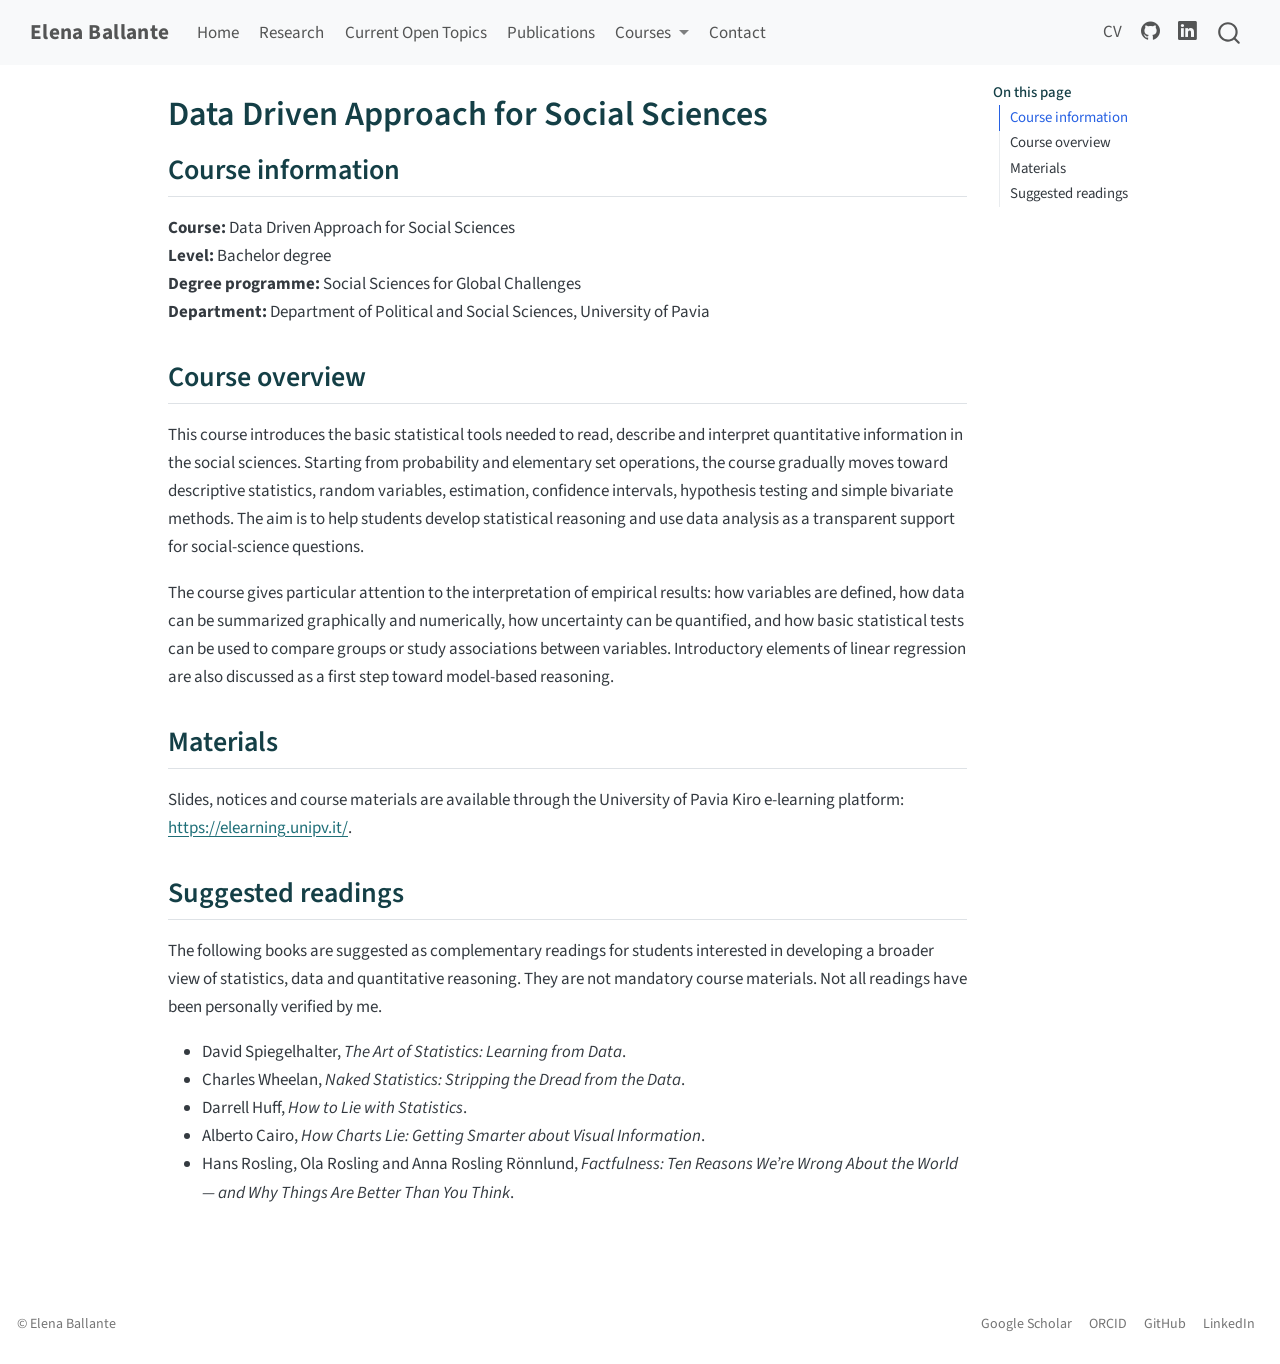
<file: docs/courses/data-driven-social-sciences.html>
<!DOCTYPE html>
<html xmlns="http://www.w3.org/1999/xhtml" lang="en" xml:lang="en"><head>

<meta charset="utf-8">
<meta name="generator" content="quarto-1.9.38">

<meta name="viewport" content="width=device-width, initial-scale=1.0, user-scalable=yes">


<title>Data Driven Approach for Social Sciences – Elena Ballante</title>
<style>
/* Default styles provided by pandoc.
** See https://pandoc.org/MANUAL.html#variables-for-html for config info.
*/
code{white-space: pre-wrap;}
span.smallcaps{font-variant: small-caps;}
div.columns{display: flex; gap: min(4vw, 1.5em);}
div.column{flex: auto; overflow-x: auto;}
div.hanging-indent{margin-left: 1.5em; text-indent: -1.5em;}
ul.task-list{list-style: none;}
ul.task-list li input[type="checkbox"] {
  width: 0.8em;
  margin: 0 0.8em 0.2em -1em; /* quarto-specific, see https://github.com/quarto-dev/quarto-cli/issues/4556 */ 
  vertical-align: middle;
}
</style>


<script src="../site_libs/quarto-nav/quarto-nav.js"></script>
<script src="../site_libs/clipboard/clipboard.min.js"></script>
<script src="../site_libs/quarto-search/autocomplete.umd.js"></script>
<script src="../site_libs/quarto-search/fuse.min.js"></script>
<script src="../site_libs/quarto-search/quarto-search.js"></script>
<meta name="quarto:offset" content="../">
<script src="../site_libs/quarto-html/quarto.js" type="module"></script>
<script src="../site_libs/quarto-html/tabsets/tabsets.js" type="module"></script>
<script src="../site_libs/quarto-html/popper.min.js"></script>
<script src="../site_libs/quarto-html/tippy.umd.min.js"></script>
<script src="../site_libs/quarto-html/anchor.min.js"></script>
<link href="../site_libs/quarto-html/tippy.css" rel="stylesheet">
<link href="../site_libs/quarto-html/quarto-syntax-highlighting-15634bcf2e68342d4ad2dfa704d543f6.css" rel="stylesheet" id="quarto-text-highlighting-styles">
<script src="../site_libs/bootstrap/bootstrap.min.js"></script>
<link href="../site_libs/bootstrap/bootstrap-icons.css" rel="stylesheet">
<link href="../site_libs/bootstrap/bootstrap-a0f9fd0d421825b736dc1bbcbcba2219.min.css" rel="stylesheet" append-hash="true" id="quarto-bootstrap" data-mode="light">
<script id="quarto-search-options" type="application/json">{
  "location": "navbar",
  "copy-button": false,
  "collapse-after": 3,
  "panel-placement": "end",
  "type": "overlay",
  "limit": 50,
  "keyboard-shortcut": [
    "f",
    "/",
    "s"
  ],
  "show-item-context": false,
  "language": {
    "search-no-results-text": "No results",
    "search-matching-documents-text": "matching documents",
    "search-copy-link-title": "Copy link to search",
    "search-hide-matches-text": "Hide additional matches",
    "search-more-match-text": "more match in this document",
    "search-more-matches-text": "more matches in this document",
    "search-clear-button-title": "Clear",
    "search-text-placeholder": "",
    "search-detached-cancel-button-title": "Cancel",
    "search-submit-button-title": "Submit",
    "search-label": "Search"
  }
}</script>


<link rel="stylesheet" href="../styles.css">
</head>

<body class="nav-fixed quarto-light">

<div id="quarto-search-results"></div>
  <header id="quarto-header" class="headroom fixed-top">
    <nav class="navbar navbar-expand-lg " data-bs-theme="dark">
      <div class="navbar-container container-fluid">
      <div class="navbar-brand-container mx-auto">
    <a class="navbar-brand" href="../index.html">
    <span class="navbar-title">Elena Ballante</span>
    </a>
  </div>
            <div id="quarto-search" class="" title="Search"></div>
          <button class="navbar-toggler" type="button" data-bs-toggle="collapse" data-bs-target="#navbarCollapse" aria-controls="navbarCollapse" role="menu" aria-expanded="false" aria-label="Toggle navigation" onclick="if (window.quartoToggleHeadroom) { window.quartoToggleHeadroom(); }">
  <span class="navbar-toggler-icon"></span>
</button>
          <div class="collapse navbar-collapse" id="navbarCollapse">
            <ul class="navbar-nav navbar-nav-scroll me-auto">
  <li class="nav-item">
    <a class="nav-link" href="../index.html"> 
<span class="menu-text">Home</span></a>
  </li>  
  <li class="nav-item">
    <a class="nav-link" href="../research.html"> 
<span class="menu-text">Research</span></a>
  </li>  
  <li class="nav-item">
    <a class="nav-link" href="../open-topics.html"> 
<span class="menu-text">Current Open Topics</span></a>
  </li>  
  <li class="nav-item">
    <a class="nav-link" href="../publications.html"> 
<span class="menu-text">Publications</span></a>
  </li>  
  <li class="nav-item dropdown ">
    <a class="nav-link dropdown-toggle" href="#" id="nav-menu-courses" role="link" data-bs-toggle="dropdown" aria-expanded="false">
 <span class="menu-text">Courses</span>
    </a>
    <ul class="dropdown-menu" aria-labelledby="nav-menu-courses">    
        <li>
    <a class="dropdown-item" href="../courses/data-driven-social-sciences.html">
 <span class="dropdown-text">Data Driven Approach for Social Sciences</span></a>
  </li>  
        <li>
    <a class="dropdown-item" href="../courses/methodological-computational-data-science.html">
 <span class="dropdown-text">Methodological and Computational Approaches in Data Science</span></a>
  </li>  
    </ul>
  </li>
  <li class="nav-item">
    <a class="nav-link" href="../contact.html"> 
<span class="menu-text">Contact</span></a>
  </li>  
</ul>
            <ul class="navbar-nav navbar-nav-scroll ms-auto">
  <li class="nav-item">
    <a class="nav-link" href="../cv/CV_Elena_Ballante.pdf"> 
<span class="menu-text">CV</span></a>
  </li>  
  <li class="nav-item compact">
    <a class="nav-link" href="https://github.com/eballante"> <i class="bi bi-github" role="img" aria-label="GitHub">
</i> 
<span class="menu-text"></span></a>
  </li>  
  <li class="nav-item compact">
    <a class="nav-link" href="https://www.linkedin.com/in/elena-ballante-1b3bb8102/"> <i class="bi bi-linkedin" role="img" aria-label="LinkedIn">
</i> 
<span class="menu-text"></span></a>
  </li>  
</ul>
          </div> <!-- /navcollapse -->
            <div class="quarto-navbar-tools">
</div>
      </div> <!-- /container-fluid -->
    </nav>
</header>
<!-- content -->
<div id="quarto-content" class="quarto-container page-columns page-rows-contents page-layout-article page-navbar">
<!-- sidebar -->
<!-- margin-sidebar -->
    <div id="quarto-margin-sidebar" class="sidebar margin-sidebar">
        <nav id="TOC" role="doc-toc" class="toc-active">
    <h2 id="toc-title">On this page</h2>
   
  <ul>
  <li><a href="#course-information" id="toc-course-information" class="nav-link active" data-scroll-target="#course-information">Course information</a></li>
  <li><a href="#course-overview" id="toc-course-overview" class="nav-link" data-scroll-target="#course-overview">Course overview</a></li>
  <li><a href="#materials" id="toc-materials" class="nav-link" data-scroll-target="#materials">Materials</a></li>
  <li><a href="#suggested-readings" id="toc-suggested-readings" class="nav-link" data-scroll-target="#suggested-readings">Suggested readings</a></li>
  </ul>
</nav>
    </div>
<!-- main -->
<main class="content" id="quarto-document-content">

<header id="title-block-header" class="quarto-title-block default">
<div class="quarto-title">
<h1 class="title">Data Driven Approach for Social Sciences</h1>
</div>



<div class="quarto-title-meta">

    
  
    
  </div>
  


</header>


<section id="course-information" class="level2">
<h2 class="anchored" data-anchor-id="course-information">Course information</h2>
<p><strong>Course:</strong> Data Driven Approach for Social Sciences<br>
<strong>Level:</strong> Bachelor degree<br>
<strong>Degree programme:</strong> Social Sciences for Global Challenges<br>
<strong>Department:</strong> Department of Political and Social Sciences, University of Pavia</p>
</section>
<section id="course-overview" class="level2">
<h2 class="anchored" data-anchor-id="course-overview">Course overview</h2>
<p>This course introduces the basic statistical tools needed to read, describe and interpret quantitative information in the social sciences. Starting from probability and elementary set operations, the course gradually moves toward descriptive statistics, random variables, estimation, confidence intervals, hypothesis testing and simple bivariate methods. The aim is to help students develop statistical reasoning and use data analysis as a transparent support for social-science questions.</p>
<p>The course gives particular attention to the interpretation of empirical results: how variables are defined, how data can be summarized graphically and numerically, how uncertainty can be quantified, and how basic statistical tests can be used to compare groups or study associations between variables. Introductory elements of linear regression are also discussed as a first step toward model-based reasoning.</p>
</section>
<section id="materials" class="level2">
<h2 class="anchored" data-anchor-id="materials">Materials</h2>
<p>Slides, notices and course materials are available through the University of Pavia Kiro e-learning platform: <a href="https://elearning.unipv.it/">https://elearning.unipv.it/</a>.</p>
</section>
<section id="suggested-readings" class="level2">
<h2 class="anchored" data-anchor-id="suggested-readings">Suggested readings</h2>
<p>The following books are suggested as complementary readings for students interested in developing a broader view of statistics, data and quantitative reasoning. They are not mandatory course materials. Not all readings have been personally verified by me.</p>
<ul>
<li>David Spiegelhalter, <em>The Art of Statistics: Learning from Data</em>.</li>
<li>Charles Wheelan, <em>Naked Statistics: Stripping the Dread from the Data</em>.</li>
<li>Darrell Huff, <em>How to Lie with Statistics</em>.</li>
<li>Alberto Cairo, <em>How Charts Lie: Getting Smarter about Visual Information</em>.</li>
<li>Hans Rosling, Ola Rosling and Anna Rosling Rönnlund, <em>Factfulness: Ten Reasons We’re Wrong About the World — and Why Things Are Better Than You Think</em>.</li>
</ul>


</section>

</main> <!-- /main -->
<script id="quarto-html-after-body" type="application/javascript">
  window.document.addEventListener("DOMContentLoaded", function (event) {
    const icon = "";
    const anchorJS = new window.AnchorJS();
    anchorJS.options = {
      placement: 'right',
      icon: icon
    };
    anchorJS.add('.anchored');
    const isCodeAnnotation = (el) => {
      for (const clz of el.classList) {
        if (clz.startsWith('code-annotation-')) {                     
          return true;
        }
      }
      return false;
    }
    const onCopySuccess = function(e) {
      // button target
      const button = e.trigger;
      // don't keep focus
      button.blur();
      // flash "checked"
      button.classList.add('code-copy-button-checked');
      var currentTitle = button.getAttribute("title");
      button.setAttribute("title", "Copied!");
      let tooltip;
      if (window.bootstrap) {
        button.setAttribute("data-bs-toggle", "tooltip");
        button.setAttribute("data-bs-placement", "left");
        button.setAttribute("data-bs-title", "Copied!");
        tooltip = new bootstrap.Tooltip(button, 
          { trigger: "manual", 
            customClass: "code-copy-button-tooltip",
            offset: [0, -8]});
        tooltip.show();    
      }
      setTimeout(function() {
        if (tooltip) {
          tooltip.hide();
          button.removeAttribute("data-bs-title");
          button.removeAttribute("data-bs-toggle");
          button.removeAttribute("data-bs-placement");
        }
        button.setAttribute("title", currentTitle);
        button.classList.remove('code-copy-button-checked');
      }, 1000);
      // clear code selection
      e.clearSelection();
    }
    const getTextToCopy = function(trigger) {
      const outerScaffold = trigger.parentElement.cloneNode(true);
      const codeEl = outerScaffold.querySelector('code');
      for (const childEl of codeEl.children) {
        if (isCodeAnnotation(childEl)) {
          childEl.remove();
        }
      }
      return codeEl.innerText;
    }
    const clipboard = new window.ClipboardJS('.code-copy-button:not([data-in-quarto-modal])', {
      text: getTextToCopy
    });
    clipboard.on('success', onCopySuccess);
    if (window.document.getElementById('quarto-embedded-source-code-modal')) {
      const clipboardModal = new window.ClipboardJS('.code-copy-button[data-in-quarto-modal]', {
        text: getTextToCopy,
        container: window.document.getElementById('quarto-embedded-source-code-modal')
      });
      clipboardModal.on('success', onCopySuccess);
    }
      var localhostRegex = new RegExp(/^(?:http|https):\/\/localhost\:?[0-9]*\//);
      var mailtoRegex = new RegExp(/^mailto:/);
        var filterRegex = new RegExp("https:\/\/eballante\.github\.io");
      var isInternal = (href) => {
          return filterRegex.test(href) || localhostRegex.test(href) || mailtoRegex.test(href);
      }
      // Inspect non-navigation links and adorn them if external
     var links = window.document.querySelectorAll('a[href]:not(.nav-link):not(.navbar-brand):not(.toc-action):not(.sidebar-link):not(.sidebar-item-toggle):not(.pagination-link):not(.no-external):not([aria-hidden]):not(.dropdown-item):not(.quarto-navigation-tool):not(.about-link)');
      for (var i=0; i<links.length; i++) {
        const link = links[i];
        if (!isInternal(link.href)) {
          // undo the damage that might have been done by quarto-nav.js in the case of
          // links that we want to consider external
          if (link.dataset.originalHref !== undefined) {
            link.href = link.dataset.originalHref;
          }
            // target, if specified
            link.setAttribute("target", "_blank");
            if (link.getAttribute("rel") === null) {
              link.setAttribute("rel", "noopener");
            }
        }
      }
    function tippyHover(el, contentFn, onTriggerFn, onUntriggerFn) {
      const config = {
        allowHTML: true,
        maxWidth: 500,
        delay: 100,
        arrow: false,
        appendTo: function(el) {
            return el.parentElement;
        },
        interactive: true,
        interactiveBorder: 10,
        theme: 'quarto',
        placement: 'bottom-start',
      };
      if (contentFn) {
        config.content = contentFn;
      }
      if (onTriggerFn) {
        config.onTrigger = onTriggerFn;
      }
      if (onUntriggerFn) {
        config.onUntrigger = onUntriggerFn;
      }
      window.tippy(el, config); 
    }
    const noterefs = window.document.querySelectorAll('a[role="doc-noteref"]');
    for (var i=0; i<noterefs.length; i++) {
      const ref = noterefs[i];
      tippyHover(ref, function() {
        // use id or data attribute instead here
        let href = ref.getAttribute('data-footnote-href') || ref.getAttribute('href');
        try { href = new URL(href).hash; } catch {}
        const id = href.replace(/^#\/?/, "");
        const note = window.document.getElementById(id);
        if (note) {
          return note.innerHTML;
        } else {
          return "";
        }
      });
    }
    const xrefs = window.document.querySelectorAll('a.quarto-xref');
    const processXRef = (id, note) => {
      // Strip column container classes
      const stripColumnClz = (el) => {
        el.classList.remove("page-full", "page-columns");
        if (el.children) {
          for (const child of el.children) {
            stripColumnClz(child);
          }
        }
      }
      stripColumnClz(note)
      if (id === null || id.startsWith('sec-')) {
        // Special case sections, only their first couple elements
        const container = document.createElement("div");
        if (note.children && note.children.length > 2) {
          container.appendChild(note.children[0].cloneNode(true));
          for (let i = 1; i < note.children.length; i++) {
            const child = note.children[i];
            if (child.tagName === "P" && child.innerText === "") {
              continue;
            } else {
              container.appendChild(child.cloneNode(true));
              break;
            }
          }
          if (window.Quarto?.typesetMath) {
            window.Quarto.typesetMath(container);
          }
          return container.innerHTML
        } else {
          if (window.Quarto?.typesetMath) {
            window.Quarto.typesetMath(note);
          }
          return note.innerHTML;
        }
      } else {
        // Remove any anchor links if they are present
        const anchorLink = note.querySelector('a.anchorjs-link');
        if (anchorLink) {
          anchorLink.remove();
        }
        if (window.Quarto?.typesetMath) {
          window.Quarto.typesetMath(note);
        }
        if (note.classList.contains("callout")) {
          return note.outerHTML;
        } else {
          return note.innerHTML;
        }
      }
    }
    for (var i=0; i<xrefs.length; i++) {
      const xref = xrefs[i];
      tippyHover(xref, undefined, function(instance) {
        instance.disable();
        let url = xref.getAttribute('href');
        let hash = undefined; 
        if (url.startsWith('#')) {
          hash = url;
        } else {
          try { hash = new URL(url).hash; } catch {}
        }
        if (hash) {
          const id = hash.replace(/^#\/?/, "");
          const note = window.document.getElementById(id);
          if (note !== null) {
            try {
              const html = processXRef(id, note.cloneNode(true));
              instance.setContent(html);
            } finally {
              instance.enable();
              instance.show();
            }
          } else {
            // See if we can fetch this
            fetch(url.split('#')[0])
            .then(res => res.text())
            .then(html => {
              const parser = new DOMParser();
              const htmlDoc = parser.parseFromString(html, "text/html");
              const note = htmlDoc.getElementById(id);
              if (note !== null) {
                const html = processXRef(id, note);
                instance.setContent(html);
              } 
            }).finally(() => {
              instance.enable();
              instance.show();
            });
          }
        } else {
          // See if we can fetch a full url (with no hash to target)
          // This is a special case and we should probably do some content thinning / targeting
          fetch(url)
          .then(res => res.text())
          .then(html => {
            const parser = new DOMParser();
            const htmlDoc = parser.parseFromString(html, "text/html");
            const note = htmlDoc.querySelector('main.content');
            if (note !== null) {
              // This should only happen for chapter cross references
              // (since there is no id in the URL)
              // remove the first header
              if (note.children.length > 0 && note.children[0].tagName === "HEADER") {
                note.children[0].remove();
              }
              const html = processXRef(null, note);
              instance.setContent(html);
            } 
          }).finally(() => {
            instance.enable();
            instance.show();
          });
        }
      }, function(instance) {
      });
    }
        let selectedAnnoteEl;
        const selectorForAnnotation = ( cell, annotation) => {
          let cellAttr = 'data-code-cell="' + cell + '"';
          let lineAttr = 'data-code-annotation="' +  annotation + '"';
          const selector = 'span[' + cellAttr + '][' + lineAttr + ']';
          return selector;
        }
        const selectCodeLines = (annoteEl) => {
          const doc = window.document;
          const targetCell = annoteEl.getAttribute("data-target-cell");
          const targetAnnotation = annoteEl.getAttribute("data-target-annotation");
          const annoteSpan = window.document.querySelector(selectorForAnnotation(targetCell, targetAnnotation));
          const lines = annoteSpan.getAttribute("data-code-lines").split(",");
          const lineIds = lines.map((line) => {
            return targetCell + "-" + line;
          })
          let top = null;
          let height = null;
          let parent = null;
          if (lineIds.length > 0) {
              //compute the position of the single el (top and bottom and make a div)
              const el = window.document.getElementById(lineIds[0]);
              top = el.offsetTop;
              height = el.offsetHeight;
              parent = el.parentElement.parentElement;
            if (lineIds.length > 1) {
              const lastEl = window.document.getElementById(lineIds[lineIds.length - 1]);
              const bottom = lastEl.offsetTop + lastEl.offsetHeight;
              height = bottom - top;
            }
            if (top !== null && height !== null && parent !== null) {
              // cook up a div (if necessary) and position it 
              let div = window.document.getElementById("code-annotation-line-highlight");
              if (div === null) {
                div = window.document.createElement("div");
                div.setAttribute("id", "code-annotation-line-highlight");
                div.style.position = 'absolute';
                parent.appendChild(div);
              }
              div.style.top = top - 2 + "px";
              div.style.height = height + 4 + "px";
              div.style.left = 0;
              let gutterDiv = window.document.getElementById("code-annotation-line-highlight-gutter");
              if (gutterDiv === null) {
                gutterDiv = window.document.createElement("div");
                gutterDiv.setAttribute("id", "code-annotation-line-highlight-gutter");
                gutterDiv.style.position = 'absolute';
                const codeCell = window.document.getElementById(targetCell);
                const gutter = codeCell.querySelector('.code-annotation-gutter');
                gutter.appendChild(gutterDiv);
              }
              gutterDiv.style.top = top - 2 + "px";
              gutterDiv.style.height = height + 4 + "px";
            }
            selectedAnnoteEl = annoteEl;
          }
        };
        const unselectCodeLines = () => {
          const elementsIds = ["code-annotation-line-highlight", "code-annotation-line-highlight-gutter"];
          elementsIds.forEach((elId) => {
            const div = window.document.getElementById(elId);
            if (div) {
              div.remove();
            }
          });
          selectedAnnoteEl = undefined;
        };
          // Handle positioning of the toggle
      window.addEventListener(
        "resize",
        throttle(() => {
          elRect = undefined;
          if (selectedAnnoteEl) {
            selectCodeLines(selectedAnnoteEl);
          }
        }, 10)
      );
      function throttle(fn, ms) {
      let throttle = false;
      let timer;
        return (...args) => {
          if(!throttle) { // first call gets through
              fn.apply(this, args);
              throttle = true;
          } else { // all the others get throttled
              if(timer) clearTimeout(timer); // cancel #2
              timer = setTimeout(() => {
                fn.apply(this, args);
                timer = throttle = false;
              }, ms);
          }
        };
      }
        // Attach click handler to the DT
        const annoteDls = window.document.querySelectorAll('dt[data-target-cell]');
        for (const annoteDlNode of annoteDls) {
          annoteDlNode.addEventListener('click', (event) => {
            const clickedEl = event.target;
            if (clickedEl !== selectedAnnoteEl) {
              unselectCodeLines();
              const activeEl = window.document.querySelector('dt[data-target-cell].code-annotation-active');
              if (activeEl) {
                activeEl.classList.remove('code-annotation-active');
              }
              selectCodeLines(clickedEl);
              clickedEl.classList.add('code-annotation-active');
            } else {
              // Unselect the line
              unselectCodeLines();
              clickedEl.classList.remove('code-annotation-active');
            }
          });
        }
    const findCites = (el) => {
      const parentEl = el.parentElement;
      if (parentEl) {
        const cites = parentEl.dataset.cites;
        if (cites) {
          return {
            el,
            cites: cites.split(' ')
          };
        } else {
          return findCites(el.parentElement)
        }
      } else {
        return undefined;
      }
    };
    var bibliorefs = window.document.querySelectorAll('a[role="doc-biblioref"]');
    for (var i=0; i<bibliorefs.length; i++) {
      const ref = bibliorefs[i];
      const citeInfo = findCites(ref);
      if (citeInfo) {
        tippyHover(citeInfo.el, function() {
          var popup = window.document.createElement('div');
          citeInfo.cites.forEach(function(cite) {
            var citeDiv = window.document.createElement('div');
            citeDiv.classList.add('hanging-indent');
            citeDiv.classList.add('csl-entry');
            var biblioDiv = window.document.getElementById('ref-' + cite);
            if (biblioDiv) {
              citeDiv.innerHTML = biblioDiv.innerHTML;
            }
            popup.appendChild(citeDiv);
          });
          return popup.innerHTML;
        });
      }
    }
  });
  </script>
</div> <!-- /content -->
<footer class="footer">
  <div class="nav-footer">
    <div class="nav-footer-left">
<p>© Elena Ballante</p>
</div>   
    <div class="nav-footer-center">
      &nbsp;
    </div>
    <div class="nav-footer-right">
      <ul class="footer-items list-unstyled">
    <li class="nav-item">
    <a class="nav-link" href="https://scholar.google.com/citations?hl=it&amp;user=ylN4I_AAAAAJ">
<p>Google Scholar</p>
</a>
  </li>  
    <li class="nav-item">
    <a class="nav-link" href="https://orcid.org/0000-0003-3217-8930">
<p>ORCID</p>
</a>
  </li>  
    <li class="nav-item">
    <a class="nav-link" href="https://github.com/eballante">
<p>GitHub</p>
</a>
  </li>  
    <li class="nav-item">
    <a class="nav-link" href="https://www.linkedin.com/in/elena-ballante-1b3bb8102/">
<p>LinkedIn</p>
</a>
  </li>  
</ul>
    </div>
  </div>
</footer>




</body></html>
</file>
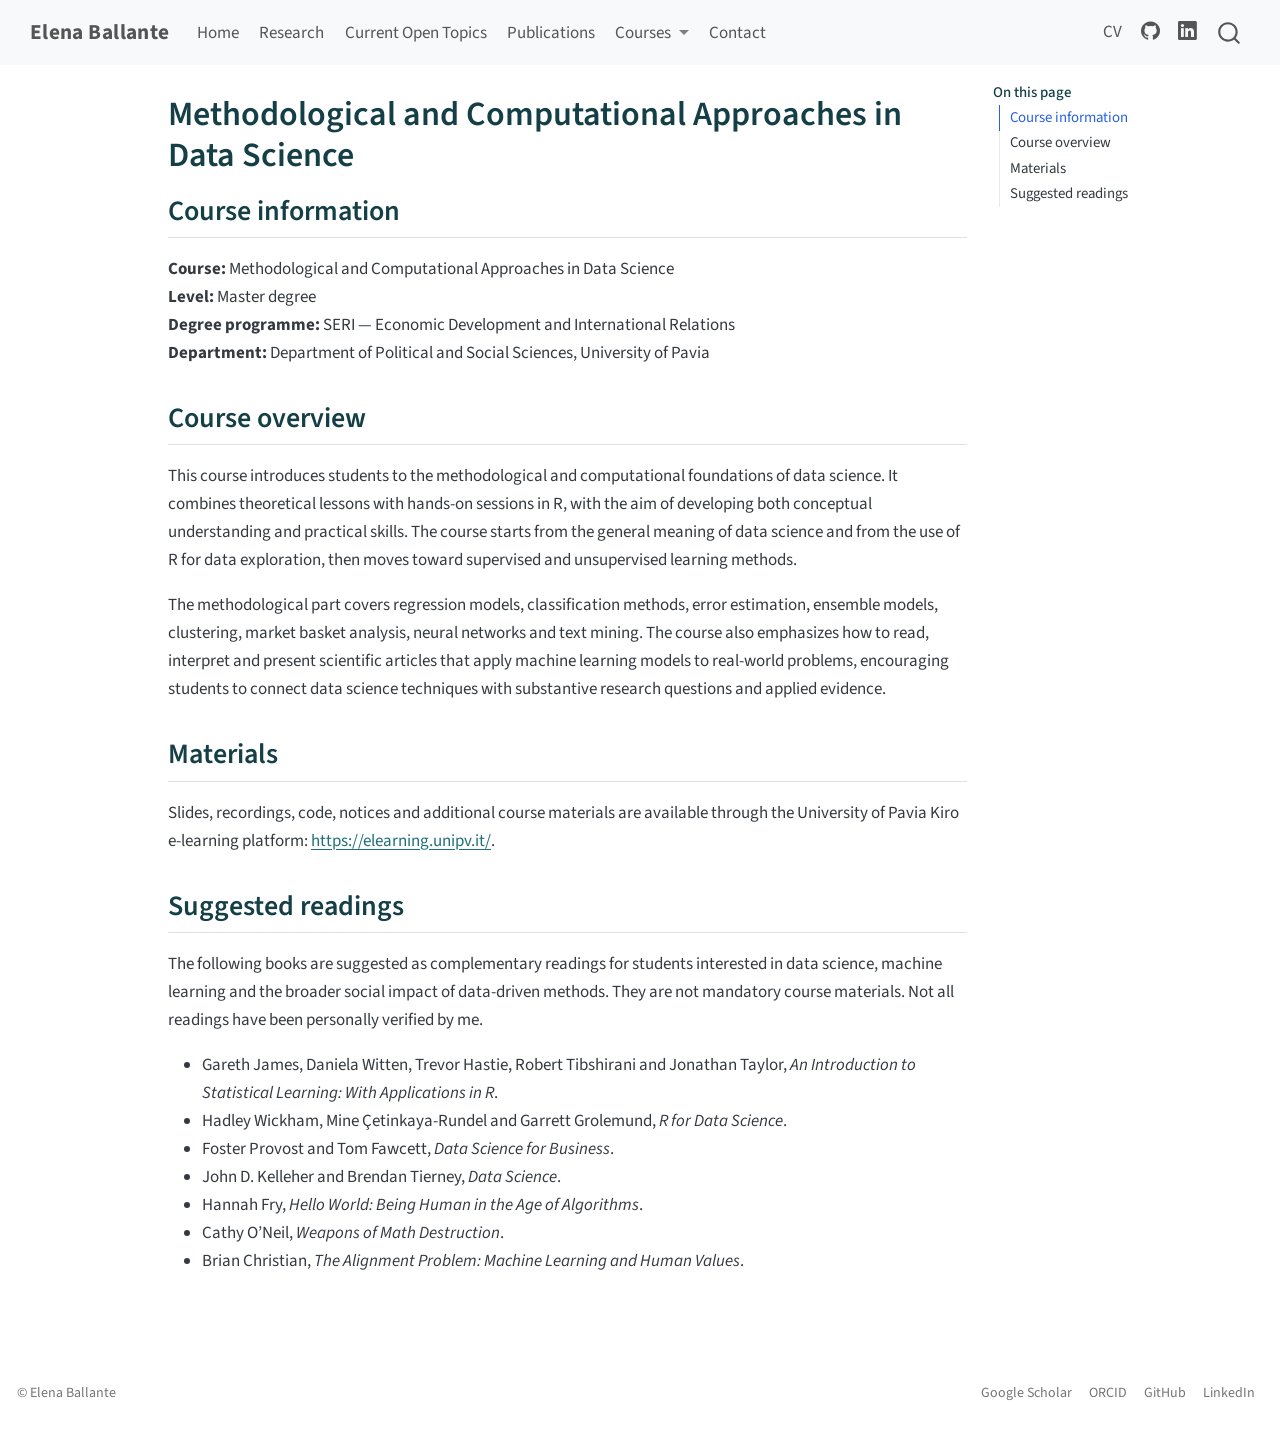
<file: docs/courses/methodological-computational-data-science.html>
<!DOCTYPE html>
<html xmlns="http://www.w3.org/1999/xhtml" lang="en" xml:lang="en"><head>

<meta charset="utf-8">
<meta name="generator" content="quarto-1.9.38">

<meta name="viewport" content="width=device-width, initial-scale=1.0, user-scalable=yes">


<title>Methodological and Computational Approaches in Data Science – Elena Ballante</title>
<style>
/* Default styles provided by pandoc.
** See https://pandoc.org/MANUAL.html#variables-for-html for config info.
*/
code{white-space: pre-wrap;}
span.smallcaps{font-variant: small-caps;}
div.columns{display: flex; gap: min(4vw, 1.5em);}
div.column{flex: auto; overflow-x: auto;}
div.hanging-indent{margin-left: 1.5em; text-indent: -1.5em;}
ul.task-list{list-style: none;}
ul.task-list li input[type="checkbox"] {
  width: 0.8em;
  margin: 0 0.8em 0.2em -1em; /* quarto-specific, see https://github.com/quarto-dev/quarto-cli/issues/4556 */ 
  vertical-align: middle;
}
</style>


<script src="../site_libs/quarto-nav/quarto-nav.js"></script>
<script src="../site_libs/clipboard/clipboard.min.js"></script>
<script src="../site_libs/quarto-search/autocomplete.umd.js"></script>
<script src="../site_libs/quarto-search/fuse.min.js"></script>
<script src="../site_libs/quarto-search/quarto-search.js"></script>
<meta name="quarto:offset" content="../">
<script src="../site_libs/quarto-html/quarto.js" type="module"></script>
<script src="../site_libs/quarto-html/tabsets/tabsets.js" type="module"></script>
<script src="../site_libs/quarto-html/popper.min.js"></script>
<script src="../site_libs/quarto-html/tippy.umd.min.js"></script>
<script src="../site_libs/quarto-html/anchor.min.js"></script>
<link href="../site_libs/quarto-html/tippy.css" rel="stylesheet">
<link href="../site_libs/quarto-html/quarto-syntax-highlighting-15634bcf2e68342d4ad2dfa704d543f6.css" rel="stylesheet" id="quarto-text-highlighting-styles">
<script src="../site_libs/bootstrap/bootstrap.min.js"></script>
<link href="../site_libs/bootstrap/bootstrap-icons.css" rel="stylesheet">
<link href="../site_libs/bootstrap/bootstrap-a0f9fd0d421825b736dc1bbcbcba2219.min.css" rel="stylesheet" append-hash="true" id="quarto-bootstrap" data-mode="light">
<script id="quarto-search-options" type="application/json">{
  "location": "navbar",
  "copy-button": false,
  "collapse-after": 3,
  "panel-placement": "end",
  "type": "overlay",
  "limit": 50,
  "keyboard-shortcut": [
    "f",
    "/",
    "s"
  ],
  "show-item-context": false,
  "language": {
    "search-no-results-text": "No results",
    "search-matching-documents-text": "matching documents",
    "search-copy-link-title": "Copy link to search",
    "search-hide-matches-text": "Hide additional matches",
    "search-more-match-text": "more match in this document",
    "search-more-matches-text": "more matches in this document",
    "search-clear-button-title": "Clear",
    "search-text-placeholder": "",
    "search-detached-cancel-button-title": "Cancel",
    "search-submit-button-title": "Submit",
    "search-label": "Search"
  }
}</script>


<link rel="stylesheet" href="../styles.css">
</head>

<body class="nav-fixed quarto-light">

<div id="quarto-search-results"></div>
  <header id="quarto-header" class="headroom fixed-top">
    <nav class="navbar navbar-expand-lg " data-bs-theme="dark">
      <div class="navbar-container container-fluid">
      <div class="navbar-brand-container mx-auto">
    <a class="navbar-brand" href="../index.html">
    <span class="navbar-title">Elena Ballante</span>
    </a>
  </div>
            <div id="quarto-search" class="" title="Search"></div>
          <button class="navbar-toggler" type="button" data-bs-toggle="collapse" data-bs-target="#navbarCollapse" aria-controls="navbarCollapse" role="menu" aria-expanded="false" aria-label="Toggle navigation" onclick="if (window.quartoToggleHeadroom) { window.quartoToggleHeadroom(); }">
  <span class="navbar-toggler-icon"></span>
</button>
          <div class="collapse navbar-collapse" id="navbarCollapse">
            <ul class="navbar-nav navbar-nav-scroll me-auto">
  <li class="nav-item">
    <a class="nav-link" href="../index.html"> 
<span class="menu-text">Home</span></a>
  </li>  
  <li class="nav-item">
    <a class="nav-link" href="../research.html"> 
<span class="menu-text">Research</span></a>
  </li>  
  <li class="nav-item">
    <a class="nav-link" href="../open-topics.html"> 
<span class="menu-text">Current Open Topics</span></a>
  </li>  
  <li class="nav-item">
    <a class="nav-link" href="../publications.html"> 
<span class="menu-text">Publications</span></a>
  </li>  
  <li class="nav-item dropdown ">
    <a class="nav-link dropdown-toggle" href="#" id="nav-menu-courses" role="link" data-bs-toggle="dropdown" aria-expanded="false">
 <span class="menu-text">Courses</span>
    </a>
    <ul class="dropdown-menu" aria-labelledby="nav-menu-courses">    
        <li>
    <a class="dropdown-item" href="../courses/data-driven-social-sciences.html">
 <span class="dropdown-text">Data Driven Approach for Social Sciences</span></a>
  </li>  
        <li>
    <a class="dropdown-item" href="../courses/methodological-computational-data-science.html">
 <span class="dropdown-text">Methodological and Computational Approaches in Data Science</span></a>
  </li>  
    </ul>
  </li>
  <li class="nav-item">
    <a class="nav-link" href="../contact.html"> 
<span class="menu-text">Contact</span></a>
  </li>  
</ul>
            <ul class="navbar-nav navbar-nav-scroll ms-auto">
  <li class="nav-item">
    <a class="nav-link" href="../cv/CV_Elena_Ballante.pdf"> 
<span class="menu-text">CV</span></a>
  </li>  
  <li class="nav-item compact">
    <a class="nav-link" href="https://github.com/eballante"> <i class="bi bi-github" role="img" aria-label="GitHub">
</i> 
<span class="menu-text"></span></a>
  </li>  
  <li class="nav-item compact">
    <a class="nav-link" href="https://www.linkedin.com/in/elena-ballante-1b3bb8102/"> <i class="bi bi-linkedin" role="img" aria-label="LinkedIn">
</i> 
<span class="menu-text"></span></a>
  </li>  
</ul>
          </div> <!-- /navcollapse -->
            <div class="quarto-navbar-tools">
</div>
      </div> <!-- /container-fluid -->
    </nav>
</header>
<!-- content -->
<div id="quarto-content" class="quarto-container page-columns page-rows-contents page-layout-article page-navbar">
<!-- sidebar -->
<!-- margin-sidebar -->
    <div id="quarto-margin-sidebar" class="sidebar margin-sidebar">
        <nav id="TOC" role="doc-toc" class="toc-active">
    <h2 id="toc-title">On this page</h2>
   
  <ul>
  <li><a href="#course-information" id="toc-course-information" class="nav-link active" data-scroll-target="#course-information">Course information</a></li>
  <li><a href="#course-overview" id="toc-course-overview" class="nav-link" data-scroll-target="#course-overview">Course overview</a></li>
  <li><a href="#materials" id="toc-materials" class="nav-link" data-scroll-target="#materials">Materials</a></li>
  <li><a href="#suggested-readings" id="toc-suggested-readings" class="nav-link" data-scroll-target="#suggested-readings">Suggested readings</a></li>
  </ul>
</nav>
    </div>
<!-- main -->
<main class="content" id="quarto-document-content">

<header id="title-block-header" class="quarto-title-block default">
<div class="quarto-title">
<h1 class="title">Methodological and Computational Approaches in Data Science</h1>
</div>



<div class="quarto-title-meta">

    
  
    
  </div>
  


</header>


<section id="course-information" class="level2">
<h2 class="anchored" data-anchor-id="course-information">Course information</h2>
<p><strong>Course:</strong> Methodological and Computational Approaches in Data Science<br>
<strong>Level:</strong> Master degree<br>
<strong>Degree programme:</strong> SERI — Economic Development and International Relations<br>
<strong>Department:</strong> Department of Political and Social Sciences, University of Pavia</p>
</section>
<section id="course-overview" class="level2">
<h2 class="anchored" data-anchor-id="course-overview">Course overview</h2>
<p>This course introduces students to the methodological and computational foundations of data science. It combines theoretical lessons with hands-on sessions in R, with the aim of developing both conceptual understanding and practical skills. The course starts from the general meaning of data science and from the use of R for data exploration, then moves toward supervised and unsupervised learning methods.</p>
<p>The methodological part covers regression models, classification methods, error estimation, ensemble models, clustering, market basket analysis, neural networks and text mining. The course also emphasizes how to read, interpret and present scientific articles that apply machine learning models to real-world problems, encouraging students to connect data science techniques with substantive research questions and applied evidence.</p>
</section>
<section id="materials" class="level2">
<h2 class="anchored" data-anchor-id="materials">Materials</h2>
<p>Slides, recordings, code, notices and additional course materials are available through the University of Pavia Kiro e-learning platform: <a href="https://elearning.unipv.it/">https://elearning.unipv.it/</a>.</p>
</section>
<section id="suggested-readings" class="level2">
<h2 class="anchored" data-anchor-id="suggested-readings">Suggested readings</h2>
<p>The following books are suggested as complementary readings for students interested in data science, machine learning and the broader social impact of data-driven methods. They are not mandatory course materials. Not all readings have been personally verified by me.</p>
<ul>
<li>Gareth James, Daniela Witten, Trevor Hastie, Robert Tibshirani and Jonathan Taylor, <em>An Introduction to Statistical Learning: With Applications in R</em>.</li>
<li>Hadley Wickham, Mine Çetinkaya-Rundel and Garrett Grolemund, <em>R for Data Science</em>.</li>
<li>Foster Provost and Tom Fawcett, <em>Data Science for Business</em>.</li>
<li>John D. Kelleher and Brendan Tierney, <em>Data Science</em>.</li>
<li>Hannah Fry, <em>Hello World: Being Human in the Age of Algorithms</em>.</li>
<li>Cathy O’Neil, <em>Weapons of Math Destruction</em>.</li>
<li>Brian Christian, <em>The Alignment Problem: Machine Learning and Human Values</em>.</li>
</ul>


</section>

</main> <!-- /main -->
<script id="quarto-html-after-body" type="application/javascript">
  window.document.addEventListener("DOMContentLoaded", function (event) {
    const icon = "";
    const anchorJS = new window.AnchorJS();
    anchorJS.options = {
      placement: 'right',
      icon: icon
    };
    anchorJS.add('.anchored');
    const isCodeAnnotation = (el) => {
      for (const clz of el.classList) {
        if (clz.startsWith('code-annotation-')) {                     
          return true;
        }
      }
      return false;
    }
    const onCopySuccess = function(e) {
      // button target
      const button = e.trigger;
      // don't keep focus
      button.blur();
      // flash "checked"
      button.classList.add('code-copy-button-checked');
      var currentTitle = button.getAttribute("title");
      button.setAttribute("title", "Copied!");
      let tooltip;
      if (window.bootstrap) {
        button.setAttribute("data-bs-toggle", "tooltip");
        button.setAttribute("data-bs-placement", "left");
        button.setAttribute("data-bs-title", "Copied!");
        tooltip = new bootstrap.Tooltip(button, 
          { trigger: "manual", 
            customClass: "code-copy-button-tooltip",
            offset: [0, -8]});
        tooltip.show();    
      }
      setTimeout(function() {
        if (tooltip) {
          tooltip.hide();
          button.removeAttribute("data-bs-title");
          button.removeAttribute("data-bs-toggle");
          button.removeAttribute("data-bs-placement");
        }
        button.setAttribute("title", currentTitle);
        button.classList.remove('code-copy-button-checked');
      }, 1000);
      // clear code selection
      e.clearSelection();
    }
    const getTextToCopy = function(trigger) {
      const outerScaffold = trigger.parentElement.cloneNode(true);
      const codeEl = outerScaffold.querySelector('code');
      for (const childEl of codeEl.children) {
        if (isCodeAnnotation(childEl)) {
          childEl.remove();
        }
      }
      return codeEl.innerText;
    }
    const clipboard = new window.ClipboardJS('.code-copy-button:not([data-in-quarto-modal])', {
      text: getTextToCopy
    });
    clipboard.on('success', onCopySuccess);
    if (window.document.getElementById('quarto-embedded-source-code-modal')) {
      const clipboardModal = new window.ClipboardJS('.code-copy-button[data-in-quarto-modal]', {
        text: getTextToCopy,
        container: window.document.getElementById('quarto-embedded-source-code-modal')
      });
      clipboardModal.on('success', onCopySuccess);
    }
      var localhostRegex = new RegExp(/^(?:http|https):\/\/localhost\:?[0-9]*\//);
      var mailtoRegex = new RegExp(/^mailto:/);
        var filterRegex = new RegExp("https:\/\/eballante\.github\.io");
      var isInternal = (href) => {
          return filterRegex.test(href) || localhostRegex.test(href) || mailtoRegex.test(href);
      }
      // Inspect non-navigation links and adorn them if external
     var links = window.document.querySelectorAll('a[href]:not(.nav-link):not(.navbar-brand):not(.toc-action):not(.sidebar-link):not(.sidebar-item-toggle):not(.pagination-link):not(.no-external):not([aria-hidden]):not(.dropdown-item):not(.quarto-navigation-tool):not(.about-link)');
      for (var i=0; i<links.length; i++) {
        const link = links[i];
        if (!isInternal(link.href)) {
          // undo the damage that might have been done by quarto-nav.js in the case of
          // links that we want to consider external
          if (link.dataset.originalHref !== undefined) {
            link.href = link.dataset.originalHref;
          }
            // target, if specified
            link.setAttribute("target", "_blank");
            if (link.getAttribute("rel") === null) {
              link.setAttribute("rel", "noopener");
            }
        }
      }
    function tippyHover(el, contentFn, onTriggerFn, onUntriggerFn) {
      const config = {
        allowHTML: true,
        maxWidth: 500,
        delay: 100,
        arrow: false,
        appendTo: function(el) {
            return el.parentElement;
        },
        interactive: true,
        interactiveBorder: 10,
        theme: 'quarto',
        placement: 'bottom-start',
      };
      if (contentFn) {
        config.content = contentFn;
      }
      if (onTriggerFn) {
        config.onTrigger = onTriggerFn;
      }
      if (onUntriggerFn) {
        config.onUntrigger = onUntriggerFn;
      }
      window.tippy(el, config); 
    }
    const noterefs = window.document.querySelectorAll('a[role="doc-noteref"]');
    for (var i=0; i<noterefs.length; i++) {
      const ref = noterefs[i];
      tippyHover(ref, function() {
        // use id or data attribute instead here
        let href = ref.getAttribute('data-footnote-href') || ref.getAttribute('href');
        try { href = new URL(href).hash; } catch {}
        const id = href.replace(/^#\/?/, "");
        const note = window.document.getElementById(id);
        if (note) {
          return note.innerHTML;
        } else {
          return "";
        }
      });
    }
    const xrefs = window.document.querySelectorAll('a.quarto-xref');
    const processXRef = (id, note) => {
      // Strip column container classes
      const stripColumnClz = (el) => {
        el.classList.remove("page-full", "page-columns");
        if (el.children) {
          for (const child of el.children) {
            stripColumnClz(child);
          }
        }
      }
      stripColumnClz(note)
      if (id === null || id.startsWith('sec-')) {
        // Special case sections, only their first couple elements
        const container = document.createElement("div");
        if (note.children && note.children.length > 2) {
          container.appendChild(note.children[0].cloneNode(true));
          for (let i = 1; i < note.children.length; i++) {
            const child = note.children[i];
            if (child.tagName === "P" && child.innerText === "") {
              continue;
            } else {
              container.appendChild(child.cloneNode(true));
              break;
            }
          }
          if (window.Quarto?.typesetMath) {
            window.Quarto.typesetMath(container);
          }
          return container.innerHTML
        } else {
          if (window.Quarto?.typesetMath) {
            window.Quarto.typesetMath(note);
          }
          return note.innerHTML;
        }
      } else {
        // Remove any anchor links if they are present
        const anchorLink = note.querySelector('a.anchorjs-link');
        if (anchorLink) {
          anchorLink.remove();
        }
        if (window.Quarto?.typesetMath) {
          window.Quarto.typesetMath(note);
        }
        if (note.classList.contains("callout")) {
          return note.outerHTML;
        } else {
          return note.innerHTML;
        }
      }
    }
    for (var i=0; i<xrefs.length; i++) {
      const xref = xrefs[i];
      tippyHover(xref, undefined, function(instance) {
        instance.disable();
        let url = xref.getAttribute('href');
        let hash = undefined; 
        if (url.startsWith('#')) {
          hash = url;
        } else {
          try { hash = new URL(url).hash; } catch {}
        }
        if (hash) {
          const id = hash.replace(/^#\/?/, "");
          const note = window.document.getElementById(id);
          if (note !== null) {
            try {
              const html = processXRef(id, note.cloneNode(true));
              instance.setContent(html);
            } finally {
              instance.enable();
              instance.show();
            }
          } else {
            // See if we can fetch this
            fetch(url.split('#')[0])
            .then(res => res.text())
            .then(html => {
              const parser = new DOMParser();
              const htmlDoc = parser.parseFromString(html, "text/html");
              const note = htmlDoc.getElementById(id);
              if (note !== null) {
                const html = processXRef(id, note);
                instance.setContent(html);
              } 
            }).finally(() => {
              instance.enable();
              instance.show();
            });
          }
        } else {
          // See if we can fetch a full url (with no hash to target)
          // This is a special case and we should probably do some content thinning / targeting
          fetch(url)
          .then(res => res.text())
          .then(html => {
            const parser = new DOMParser();
            const htmlDoc = parser.parseFromString(html, "text/html");
            const note = htmlDoc.querySelector('main.content');
            if (note !== null) {
              // This should only happen for chapter cross references
              // (since there is no id in the URL)
              // remove the first header
              if (note.children.length > 0 && note.children[0].tagName === "HEADER") {
                note.children[0].remove();
              }
              const html = processXRef(null, note);
              instance.setContent(html);
            } 
          }).finally(() => {
            instance.enable();
            instance.show();
          });
        }
      }, function(instance) {
      });
    }
        let selectedAnnoteEl;
        const selectorForAnnotation = ( cell, annotation) => {
          let cellAttr = 'data-code-cell="' + cell + '"';
          let lineAttr = 'data-code-annotation="' +  annotation + '"';
          const selector = 'span[' + cellAttr + '][' + lineAttr + ']';
          return selector;
        }
        const selectCodeLines = (annoteEl) => {
          const doc = window.document;
          const targetCell = annoteEl.getAttribute("data-target-cell");
          const targetAnnotation = annoteEl.getAttribute("data-target-annotation");
          const annoteSpan = window.document.querySelector(selectorForAnnotation(targetCell, targetAnnotation));
          const lines = annoteSpan.getAttribute("data-code-lines").split(",");
          const lineIds = lines.map((line) => {
            return targetCell + "-" + line;
          })
          let top = null;
          let height = null;
          let parent = null;
          if (lineIds.length > 0) {
              //compute the position of the single el (top and bottom and make a div)
              const el = window.document.getElementById(lineIds[0]);
              top = el.offsetTop;
              height = el.offsetHeight;
              parent = el.parentElement.parentElement;
            if (lineIds.length > 1) {
              const lastEl = window.document.getElementById(lineIds[lineIds.length - 1]);
              const bottom = lastEl.offsetTop + lastEl.offsetHeight;
              height = bottom - top;
            }
            if (top !== null && height !== null && parent !== null) {
              // cook up a div (if necessary) and position it 
              let div = window.document.getElementById("code-annotation-line-highlight");
              if (div === null) {
                div = window.document.createElement("div");
                div.setAttribute("id", "code-annotation-line-highlight");
                div.style.position = 'absolute';
                parent.appendChild(div);
              }
              div.style.top = top - 2 + "px";
              div.style.height = height + 4 + "px";
              div.style.left = 0;
              let gutterDiv = window.document.getElementById("code-annotation-line-highlight-gutter");
              if (gutterDiv === null) {
                gutterDiv = window.document.createElement("div");
                gutterDiv.setAttribute("id", "code-annotation-line-highlight-gutter");
                gutterDiv.style.position = 'absolute';
                const codeCell = window.document.getElementById(targetCell);
                const gutter = codeCell.querySelector('.code-annotation-gutter');
                gutter.appendChild(gutterDiv);
              }
              gutterDiv.style.top = top - 2 + "px";
              gutterDiv.style.height = height + 4 + "px";
            }
            selectedAnnoteEl = annoteEl;
          }
        };
        const unselectCodeLines = () => {
          const elementsIds = ["code-annotation-line-highlight", "code-annotation-line-highlight-gutter"];
          elementsIds.forEach((elId) => {
            const div = window.document.getElementById(elId);
            if (div) {
              div.remove();
            }
          });
          selectedAnnoteEl = undefined;
        };
          // Handle positioning of the toggle
      window.addEventListener(
        "resize",
        throttle(() => {
          elRect = undefined;
          if (selectedAnnoteEl) {
            selectCodeLines(selectedAnnoteEl);
          }
        }, 10)
      );
      function throttle(fn, ms) {
      let throttle = false;
      let timer;
        return (...args) => {
          if(!throttle) { // first call gets through
              fn.apply(this, args);
              throttle = true;
          } else { // all the others get throttled
              if(timer) clearTimeout(timer); // cancel #2
              timer = setTimeout(() => {
                fn.apply(this, args);
                timer = throttle = false;
              }, ms);
          }
        };
      }
        // Attach click handler to the DT
        const annoteDls = window.document.querySelectorAll('dt[data-target-cell]');
        for (const annoteDlNode of annoteDls) {
          annoteDlNode.addEventListener('click', (event) => {
            const clickedEl = event.target;
            if (clickedEl !== selectedAnnoteEl) {
              unselectCodeLines();
              const activeEl = window.document.querySelector('dt[data-target-cell].code-annotation-active');
              if (activeEl) {
                activeEl.classList.remove('code-annotation-active');
              }
              selectCodeLines(clickedEl);
              clickedEl.classList.add('code-annotation-active');
            } else {
              // Unselect the line
              unselectCodeLines();
              clickedEl.classList.remove('code-annotation-active');
            }
          });
        }
    const findCites = (el) => {
      const parentEl = el.parentElement;
      if (parentEl) {
        const cites = parentEl.dataset.cites;
        if (cites) {
          return {
            el,
            cites: cites.split(' ')
          };
        } else {
          return findCites(el.parentElement)
        }
      } else {
        return undefined;
      }
    };
    var bibliorefs = window.document.querySelectorAll('a[role="doc-biblioref"]');
    for (var i=0; i<bibliorefs.length; i++) {
      const ref = bibliorefs[i];
      const citeInfo = findCites(ref);
      if (citeInfo) {
        tippyHover(citeInfo.el, function() {
          var popup = window.document.createElement('div');
          citeInfo.cites.forEach(function(cite) {
            var citeDiv = window.document.createElement('div');
            citeDiv.classList.add('hanging-indent');
            citeDiv.classList.add('csl-entry');
            var biblioDiv = window.document.getElementById('ref-' + cite);
            if (biblioDiv) {
              citeDiv.innerHTML = biblioDiv.innerHTML;
            }
            popup.appendChild(citeDiv);
          });
          return popup.innerHTML;
        });
      }
    }
  });
  </script>
</div> <!-- /content -->
<footer class="footer">
  <div class="nav-footer">
    <div class="nav-footer-left">
<p>© Elena Ballante</p>
</div>   
    <div class="nav-footer-center">
      &nbsp;
    </div>
    <div class="nav-footer-right">
      <ul class="footer-items list-unstyled">
    <li class="nav-item">
    <a class="nav-link" href="https://scholar.google.com/citations?hl=it&amp;user=ylN4I_AAAAAJ">
<p>Google Scholar</p>
</a>
  </li>  
    <li class="nav-item">
    <a class="nav-link" href="https://orcid.org/0000-0003-3217-8930">
<p>ORCID</p>
</a>
  </li>  
    <li class="nav-item">
    <a class="nav-link" href="https://github.com/eballante">
<p>GitHub</p>
</a>
  </li>  
    <li class="nav-item">
    <a class="nav-link" href="https://www.linkedin.com/in/elena-ballante-1b3bb8102/">
<p>LinkedIn</p>
</a>
  </li>  
</ul>
    </div>
  </div>
</footer>




</body></html>
</file>
<file: docs/site_libs/quarto-html/tippy.css>
.tippy-box[data-animation=fade][data-state=hidden]{opacity:0}[data-tippy-root]{max-width:calc(100vw - 10px)}.tippy-box{position:relative;background-color:#333;color:#fff;border-radius:4px;font-size:14px;line-height:1.4;white-space:normal;outline:0;transition-property:transform,visibility,opacity}.tippy-box[data-placement^=top]>.tippy-arrow{bottom:0}.tippy-box[data-placement^=top]>.tippy-arrow:before{bottom:-7px;left:0;border-width:8px 8px 0;border-top-color:initial;transform-origin:center top}.tippy-box[data-placement^=bottom]>.tippy-arrow{top:0}.tippy-box[data-placement^=bottom]>.tippy-arrow:before{top:-7px;left:0;border-width:0 8px 8px;border-bottom-color:initial;transform-origin:center bottom}.tippy-box[data-placement^=left]>.tippy-arrow{right:0}.tippy-box[data-placement^=left]>.tippy-arrow:before{border-width:8px 0 8px 8px;border-left-color:initial;right:-7px;transform-origin:center left}.tippy-box[data-placement^=right]>.tippy-arrow{left:0}.tippy-box[data-placement^=right]>.tippy-arrow:before{left:-7px;border-width:8px 8px 8px 0;border-right-color:initial;transform-origin:center right}.tippy-box[data-inertia][data-state=visible]{transition-timing-function:cubic-bezier(.54,1.5,.38,1.11)}.tippy-arrow{width:16px;height:16px;color:#333}.tippy-arrow:before{content:"";position:absolute;border-color:transparent;border-style:solid}.tippy-content{position:relative;padding:5px 9px;z-index:1}
</file>
<file: docs/site_libs/quarto-html/quarto-syntax-highlighting-15634bcf2e68342d4ad2dfa704d543f6.css>
/* quarto syntax highlight colors */
:root {
  --quarto-hl-ot-color: #003B4F;
  --quarto-hl-at-color: #657422;
  --quarto-hl-ss-color: #20794D;
  --quarto-hl-an-color: #5E5E5E;
  --quarto-hl-fu-color: #4758AB;
  --quarto-hl-st-color: #20794D;
  --quarto-hl-cf-color: #003B4F;
  --quarto-hl-op-color: #5E5E5E;
  --quarto-hl-er-color: #AD0000;
  --quarto-hl-bn-color: #AD0000;
  --quarto-hl-al-color: #AD0000;
  --quarto-hl-va-color: #111111;
  --quarto-hl-bu-color: inherit;
  --quarto-hl-ex-color: inherit;
  --quarto-hl-pp-color: #AD0000;
  --quarto-hl-in-color: #5E5E5E;
  --quarto-hl-vs-color: #20794D;
  --quarto-hl-wa-color: #5E5E5E;
  --quarto-hl-do-color: #5E5E5E;
  --quarto-hl-im-color: #00769E;
  --quarto-hl-ch-color: #20794D;
  --quarto-hl-dt-color: #AD0000;
  --quarto-hl-fl-color: #AD0000;
  --quarto-hl-co-color: #5E5E5E;
  --quarto-hl-cv-color: #5E5E5E;
  --quarto-hl-cn-color: #8f5902;
  --quarto-hl-sc-color: #5E5E5E;
  --quarto-hl-dv-color: #AD0000;
  --quarto-hl-kw-color: #003B4F;
}

/* other quarto variables */
:root {
  --quarto-font-monospace: SFMono-Regular, Menlo, Monaco, Consolas, "Liberation Mono", "Courier New", monospace;
}

/* syntax highlight based on Pandoc's rules */
pre > code.sourceCode > span {
  color: #003B4F;
}

code.sourceCode > span {
  color: #003B4F;
}

div.sourceCode,
div.sourceCode pre.sourceCode {
  color: #003B4F;
}

/* Normal */
code span {
  color: #003B4F;
}

/* Alert */
code span.al {
  color: #AD0000;
  font-style: inherit;
}

/* Annotation */
code span.an {
  color: #5E5E5E;
  font-style: inherit;
}

/* Attribute */
code span.at {
  color: #657422;
  font-style: inherit;
}

/* BaseN */
code span.bn {
  color: #AD0000;
  font-style: inherit;
}

/* BuiltIn */
code span.bu {
  font-style: inherit;
}

/* ControlFlow */
code span.cf {
  color: #003B4F;
  font-weight: bold;
  font-style: inherit;
}

/* Char */
code span.ch {
  color: #20794D;
  font-style: inherit;
}

/* Constant */
code span.cn {
  color: #8f5902;
  font-style: inherit;
}

/* Comment */
code span.co {
  color: #5E5E5E;
  font-style: inherit;
}

/* CommentVar */
code span.cv {
  color: #5E5E5E;
  font-style: italic;
}

/* Documentation */
code span.do {
  color: #5E5E5E;
  font-style: italic;
}

/* DataType */
code span.dt {
  color: #AD0000;
  font-style: inherit;
}

/* DecVal */
code span.dv {
  color: #AD0000;
  font-style: inherit;
}

/* Error */
code span.er {
  color: #AD0000;
  font-style: inherit;
}

/* Extension */
code span.ex {
  font-style: inherit;
}

/* Float */
code span.fl {
  color: #AD0000;
  font-style: inherit;
}

/* Function */
code span.fu {
  color: #4758AB;
  font-style: inherit;
}

/* Import */
code span.im {
  color: #00769E;
  font-style: inherit;
}

/* Information */
code span.in {
  color: #5E5E5E;
  font-style: inherit;
}

/* Keyword */
code span.kw {
  color: #003B4F;
  font-weight: bold;
  font-style: inherit;
}

/* Operator */
code span.op {
  color: #5E5E5E;
  font-style: inherit;
}

/* Other */
code span.ot {
  color: #003B4F;
  font-style: inherit;
}

/* Preprocessor */
code span.pp {
  color: #AD0000;
  font-style: inherit;
}

/* SpecialChar */
code span.sc {
  color: #5E5E5E;
  font-style: inherit;
}

/* SpecialString */
code span.ss {
  color: #20794D;
  font-style: inherit;
}

/* String */
code span.st {
  color: #20794D;
  font-style: inherit;
}

/* Variable */
code span.va {
  color: #111111;
  font-style: inherit;
}

/* VerbatimString */
code span.vs {
  color: #20794D;
  font-style: inherit;
}

/* Warning */
code span.wa {
  color: #5E5E5E;
  font-style: italic;
}

.prevent-inlining {
  content: "</";
}

/*# sourceMappingURL=f23921c56f73e400b49028c9186a1aa0.css.map */
</file>
<file: docs/styles.css>
/* General layout */
:root {
  --accent: #1f6f78;
  --accent-light: #e5f3f5;
  --text-muted: #5f6b72;
}

body {
  line-height: 1.65;
}

.navbar-title {
  font-weight: 700;
  letter-spacing: 0.02em;
}

h1, h2, h3 {
  color: #143f46;
}

a {
  color: var(--accent);
}

/* Home hero */
.hero {
  display: grid;
  grid-template-columns: minmax(0, 1.7fr) minmax(260px, 0.8fr);
  gap: 3rem;
  align-items: center;
  max-width: 1100px;
  margin: 3rem auto 2rem auto;
  padding: 0 1rem;
}

.hero h1 {
  font-size: clamp(2.4rem, 5vw, 4.2rem);
  margin-bottom: 0.4rem;
}

.hero-text p {
  font-size: 1.08rem;
}

.profile-photo {
  width: 100%;
  max-width: 330px;
  border-radius: 24px;
  box-shadow: 0 18px 45px rgba(0, 0, 0, 0.16);
  display: block;
  margin-left: auto;
}

.button-row {
  display: flex;
  flex-wrap: wrap;
  gap: 0.7rem;
  margin-top: 1.5rem;
  margin-bottom: 1rem;
}

.social-links {
  color: var(--text-muted);
  font-size: 0.98rem;
}

/* Cards */
.cards {
  display: grid;
  grid-template-columns: repeat(3, minmax(0, 1fr));
  gap: 1.2rem;
  margin: 1.5rem 0 2rem 0;
}

.card-custom {
  background: var(--accent-light);
  border: 1px solid rgba(31, 111, 120, 0.14);
  border-radius: 18px;
  padding: 1.2rem 1.3rem;
}

.card-custom h3 {
  margin-top: 0;
}

/* Publication list */
#selected-journal-publications + ol li,
#working-papers + ol li {
  margin-bottom: 0.85rem;
}

/* Responsive */
@media (max-width: 800px) {
  .hero {
    grid-template-columns: 1fr;
    margin-top: 2rem;
  }

  .profile-photo {
    margin-left: 0;
    max-width: 260px;
  }

  .cards {
    grid-template-columns: 1fr;
  }
}
</file>
